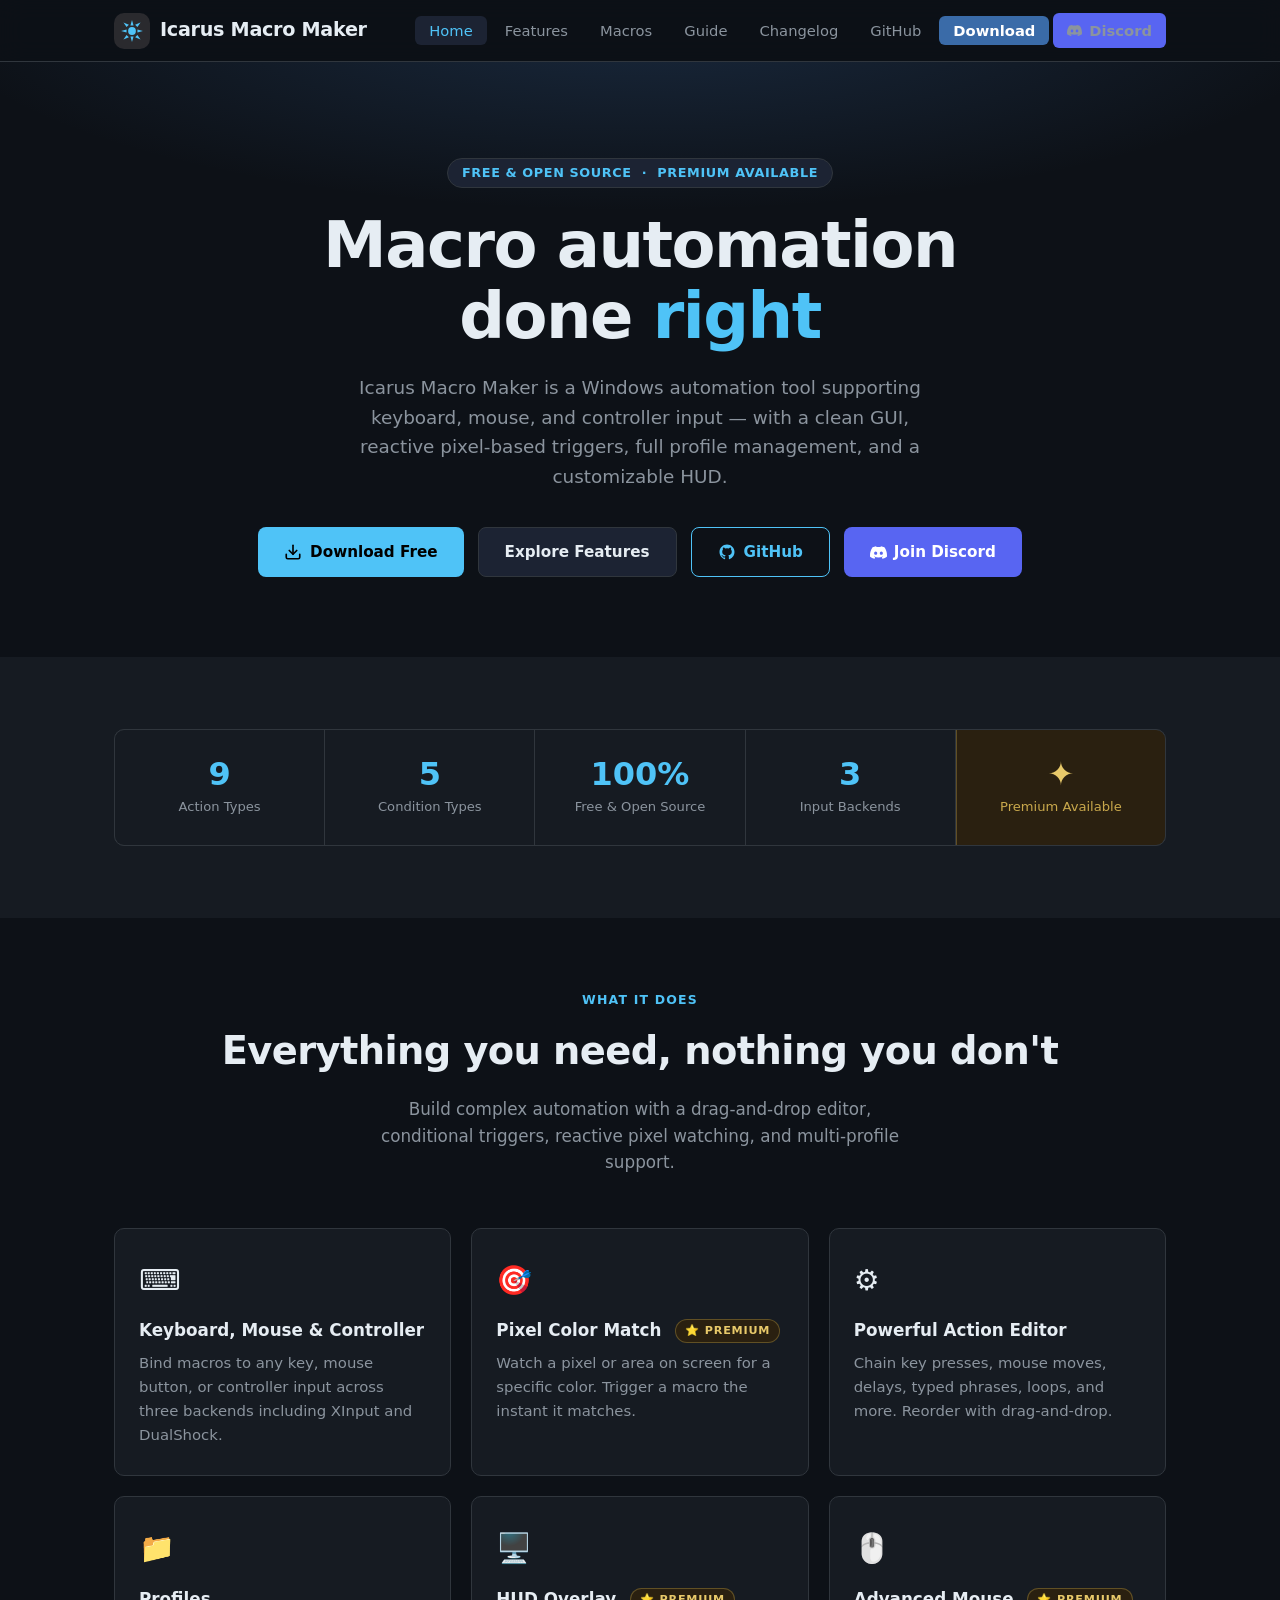
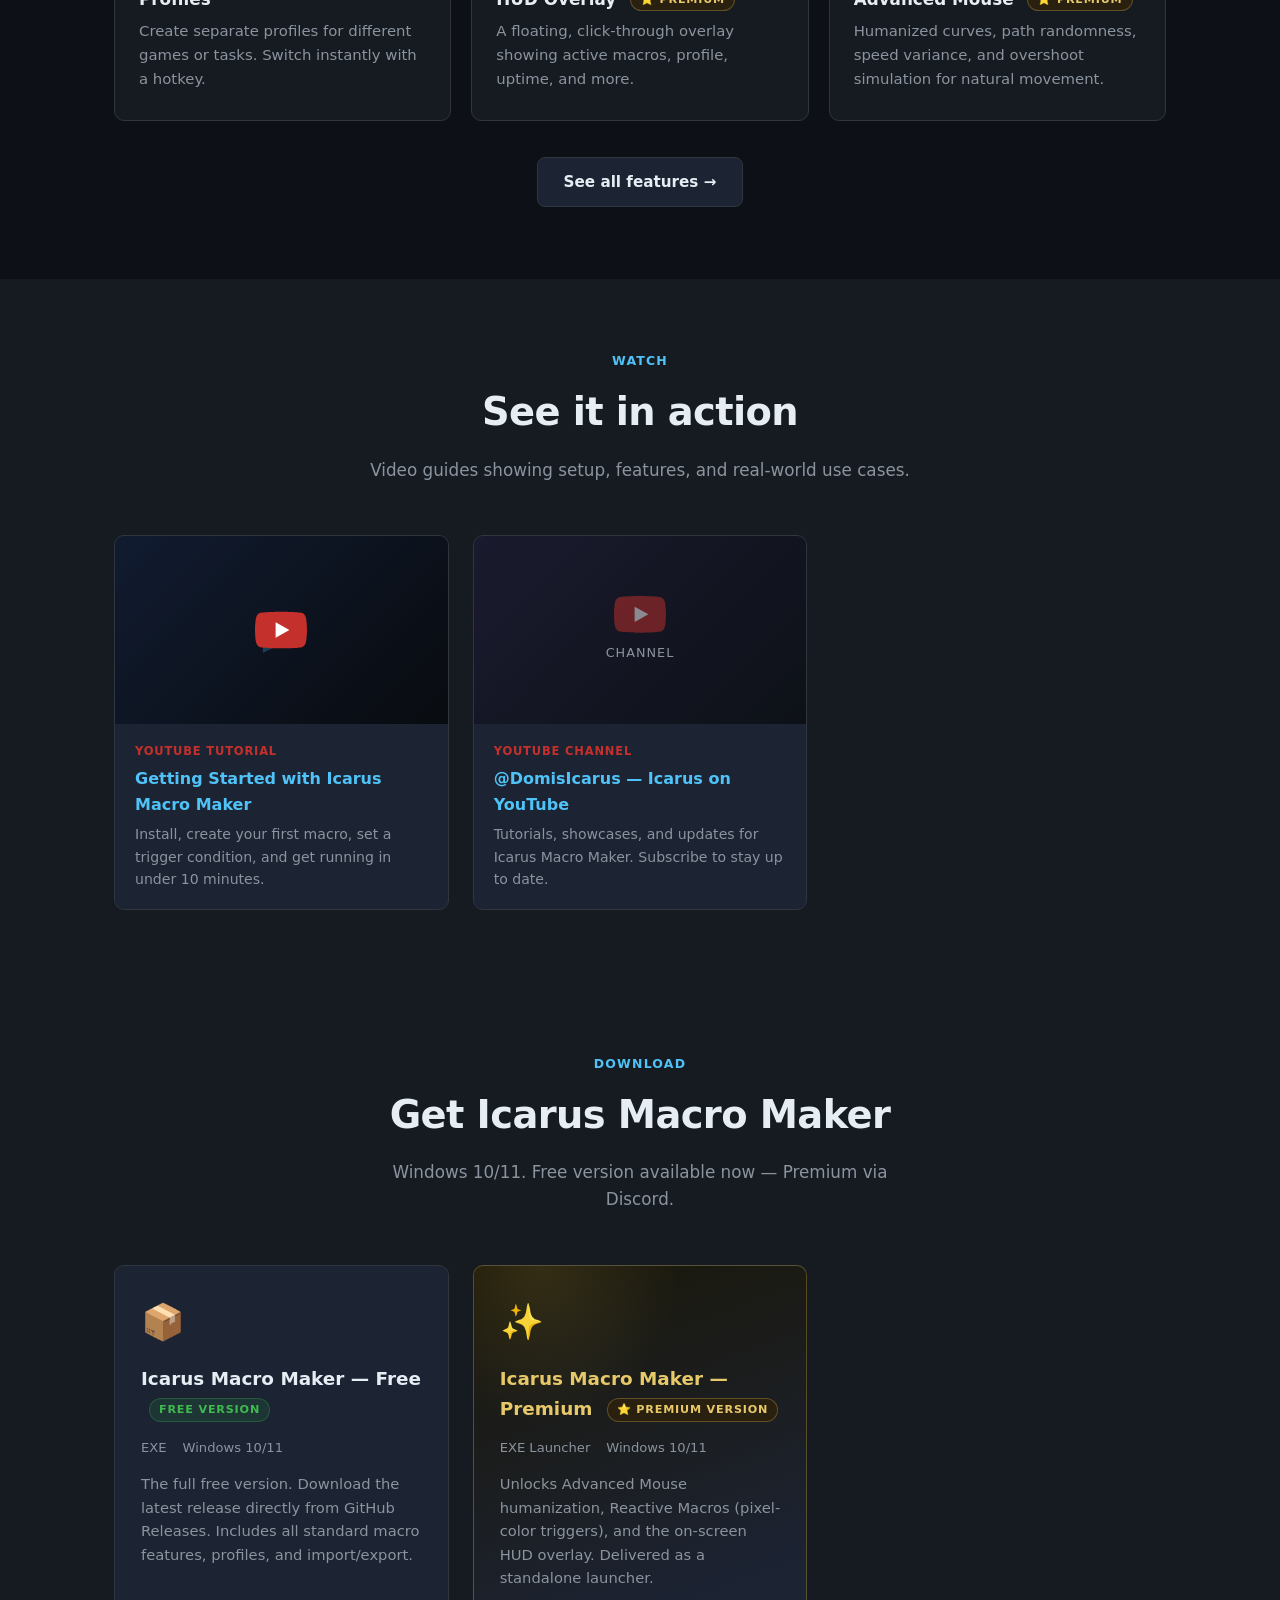
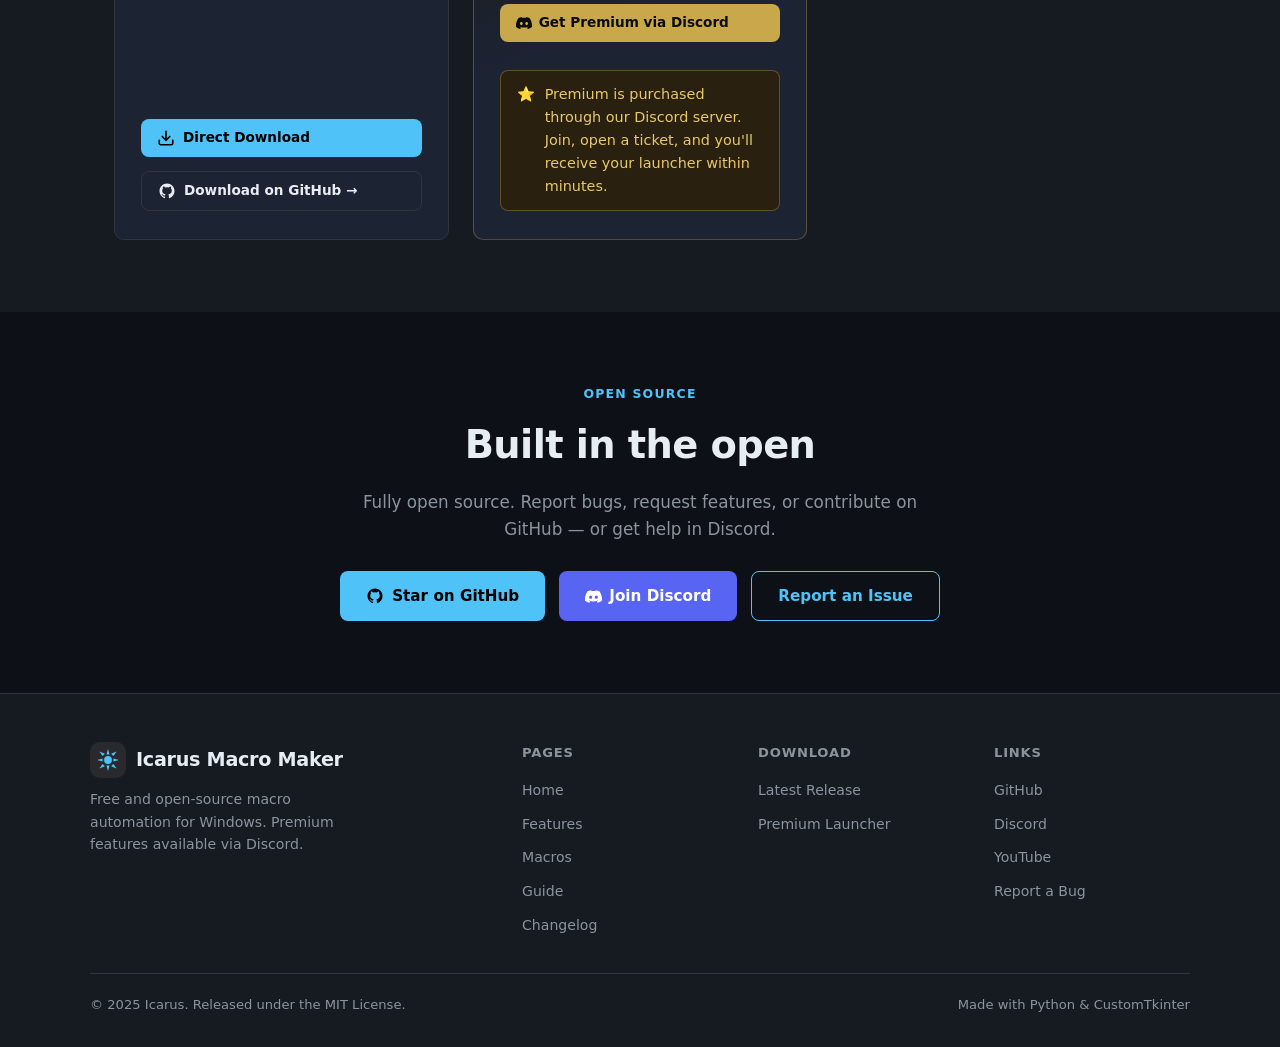
<file: docs/index.html>
<!DOCTYPE html>
<html lang="en">
<head>
  <meta charset="UTF-8" />
  <meta name="viewport" content="width=device-width, initial-scale=1.0" />
  <meta name="description" content="Icarus Macro Maker – free and premium macro automation for Windows." />
  <title>Icarus Macro Maker</title>
  <link rel="stylesheet" href="css/style.css" />
</head>
<body>
<nav class="nav" role="navigation" aria-label="Main navigation">
  <div class="nav__inner">
    <a href="index.html" class="nav__logo" aria-label="Icarus Macro Maker home">
      <div class="nav__logo-icon" aria-hidden="true">
        <svg class="logo-svg" viewBox="0 0 36 36" fill="none" xmlns="http://www.w3.org/2000/svg"><circle cx="18" cy="18" r="5" fill="#4FC3F7"/><polygon points="18,4 20,11 16,11" fill="#4FC3F7"/><polygon points="29,7 25,13 22,10" fill="#4FC3F7"/><polygon points="32,18 25,16 25,20" fill="#4FC3F7"/><polygon points="29,29 22,26 25,23" fill="#4FC3F7"/><polygon points="18,32 16,25 20,25" fill="#4FC3F7"/><polygon points="7,29 11,23 14,26" fill="#4FC3F7"/><polygon points="4,18 11,20 11,16" fill="#4FC3F7"/><polygon points="7,7 14,10 11,13" fill="#4FC3F7"/></svg>
      </div>
      Icarus Macro Maker
    </a>
    <ul class="nav__links" role="list">
      <li><a href="index.html">Home</a></li>
      <li><a href="features.html">Features</a></li>
      <li><a href="macros.html">Macros</a></li>
      <li><a href="guide.html">Guide</a></li>
      <li><a href="changelog.html">Changelog</a></li>
      <li><a href="https://github.com/Dxmpire/IcarusMacroMaker" target="_blank" rel="noopener">GitHub</a></li>
      <li><a href="#downloads" class="nav__cta">Download</a></li>
      <li><a href="https://discord.gg/MumWTzUERU" target="_blank" rel="noopener" class="btn btn-discord btn-sm"><svg viewBox="0 0 24 24" fill="currentColor" aria-hidden="true" style="width:15px;height:15px;flex-shrink:0"><path d="M20.317 4.492c-1.53-.69-3.17-1.2-4.885-1.49a.075.075 0 00-.079.036c-.21.375-.444.864-.608 1.25-1.845-.276-3.68-.276-5.487 0-.164-.395-.406-.875-.617-1.25a.077.077 0 00-.079-.036 19.736 19.736 0 00-4.885 1.49.07.07 0 00-.032.027C.533 9.093-.32 13.555.099 17.961a.08.08 0 00.031.055 19.9 19.9 0 005.993 2.98.078.078 0 00.084-.026 13.83 13.83 0 001.226-1.963.074.074 0 00-.041-.104 13.107 13.107 0 01-1.872-.878.075.075 0 01-.008-.125c.126-.093.252-.19.372-.287a.075.075 0 01.078-.01c3.927 1.764 8.18 1.764 12.061 0a.075.075 0 01.079.009c.12.098.245.195.372.288a.075.075 0 01-.006.125c-.598.344-1.22.635-1.873.877a.075.075 0 00-.04.105c.36.687.772 1.341 1.225 1.962a.077.077 0 00.084.028 19.876 19.876 0 006.001-2.981.077.077 0 00.032-.054c.5-5.094-.838-9.52-3.549-13.442a.061.061 0 00-.031-.028zM8.02 15.278c-1.182 0-2.157-1.069-2.157-2.38 0-1.312.955-2.38 2.157-2.38 1.211 0 2.176 1.077 2.157 2.38 0 1.311-.955 2.38-2.157 2.38zm7.975 0c-1.183 0-2.157-1.069-2.157-2.38 0-1.312.955-2.38 2.157-2.38 1.211 0 2.176 1.077 2.157 2.38 0 1.311-.946 2.38-2.157 2.38z"/></svg>Discord</a></li>
    </ul>
    <button class="nav__hamburger" aria-label="Toggle menu" aria-expanded="false"><span></span><span></span><span></span></button>
  </div>
</nav>

<section class="hero" aria-labelledby="hero-title">
  <div class="container">
    <div class="hero__badge">Free &amp; Open Source &nbsp;·&nbsp; Premium Available</div>
    <h1 class="hero__title" id="hero-title">Macro automation<br>done <span>right</span></h1>
    <p class="hero__sub">Icarus Macro Maker is a Windows automation tool supporting keyboard, mouse, and controller input — with a clean GUI, reactive pixel-based triggers, full profile management, and a customizable HUD.</p>
    <div class="hero__actions">
      <a href="#downloads" class="btn btn-primary"><svg viewBox="0 0 24 24" fill="none" stroke="currentColor" stroke-width="2.2" stroke-linecap="round" stroke-linejoin="round" aria-hidden="true"><path d="M21 15v4a2 2 0 01-2 2H5a2 2 0 01-2-2v-4"/><polyline points="7 10 12 15 17 10"/><line x1="12" y1="15" x2="12" y2="3"/></svg>Download Free</a>
      <a href="features.html" class="btn btn-secondary">Explore Features</a>
      <a href="https://github.com/Dxmpire/IcarusMacroMaker" target="_blank" rel="noopener" class="btn btn-outline"><svg viewBox="0 0 24 24" fill="currentColor" aria-hidden="true"><path d="M12 2C6.477 2 2 6.484 2 12.017c0 4.425 2.865 8.18 6.839 9.504.5.092.682-.217.682-.483 0-.237-.008-.868-.013-1.703-2.782.605-3.369-1.343-3.369-1.343-.454-1.158-1.11-1.466-1.11-1.466-.908-.62.069-.608.069-.608 1.003.07 1.531 1.032 1.531 1.032.892 1.53 2.341 1.088 2.91.832.092-.647.35-1.088.636-1.338-2.22-.253-4.555-1.113-4.555-4.951 0-1.093.39-1.988 1.029-2.688-.103-.253-.446-1.272.098-2.65 0 0 .84-.27 2.75 1.026A9.564 9.564 0 0112 6.844a9.59 9.59 0 012.504.337c1.909-1.296 2.747-1.027 2.747-1.027.546 1.379.202 2.398.1 2.651.64.7 1.028 1.595 1.028 2.688 0 3.848-2.339 4.695-4.566 4.943.359.309.678.92.678 1.855 0 1.338-.012 2.419-.012 2.747 0 .268.18.58.688.482A10.019 10.019 0 0022 12.017C22 6.484 17.522 2 12 2z"/></svg>GitHub</a>
      <a href="https://discord.gg/MumWTzUERU" target="_blank" rel="noopener" class="btn btn-discord"><svg viewBox="0 0 24 24" fill="currentColor" aria-hidden="true" style="width:17px;height:17px"><path d="M20.317 4.492c-1.53-.69-3.17-1.2-4.885-1.49a.075.075 0 00-.079.036c-.21.375-.444.864-.608 1.25-1.845-.276-3.68-.276-5.487 0-.164-.395-.406-.875-.617-1.25a.077.077 0 00-.079-.036 19.736 19.736 0 00-4.885 1.49.07.07 0 00-.032.027C.533 9.093-.32 13.555.099 17.961a.08.08 0 00.031.055 19.9 19.9 0 005.993 2.98.078.078 0 00.084-.026 13.83 13.83 0 001.226-1.963.074.074 0 00-.041-.104 13.107 13.107 0 01-1.872-.878.075.075 0 01-.008-.125c.126-.093.252-.19.372-.287a.075.075 0 01.078-.01c3.927 1.764 8.18 1.764 12.061 0a.075.075 0 01.079.009c.12.098.245.195.372.288a.075.075 0 01-.006.125c-.598.344-1.22.635-1.873.877a.075.075 0 00-.04.105c.36.687.772 1.341 1.225 1.962a.077.077 0 00.084.028 19.876 19.876 0 006.001-2.981.077.077 0 00.032-.054c.5-5.094-.838-9.52-3.549-13.442a.061.061 0 00-.031-.028zM8.02 15.278c-1.182 0-2.157-1.069-2.157-2.38 0-1.312.955-2.38 2.157-2.38 1.211 0 2.176 1.077 2.157 2.38 0 1.311-.955 2.38-2.157 2.38zm7.975 0c-1.183 0-2.157-1.069-2.157-2.38 0-1.312.955-2.38 2.157-2.38 1.211 0 2.176 1.077 2.157 2.38 0 1.311-.946 2.38-2.157 2.38z"/></svg>Join Discord</a>
    </div>
  </div>
</section>

<div class="section section--alt" aria-label="Project stats">
  <div class="container">
    <div class="stats" style="grid-template-columns:repeat(5,1fr)">
      <div class="stat"><div class="stat__num" data-count="9">9</div><div class="stat__label">Action Types</div></div>
      <div class="stat"><div class="stat__num" data-count="5">5</div><div class="stat__label">Condition Types</div></div>
      <div class="stat"><div class="stat__num" data-count="100" data-suffix="%">100%</div><div class="stat__label">Free &amp; Open Source</div></div>
      <div class="stat"><div class="stat__num" data-count="3">3</div><div class="stat__label">Input Backends</div></div>
      <div class="stat" style="background:var(--gold-dim);border-left:1px solid var(--gold-border)"><div class="stat__num" style="color:var(--gold-light)">✦</div><div class="stat__label" style="color:var(--gold)">Premium Available</div></div>
    </div>
  </div>
</div>

<section class="section" aria-labelledby="features-title">
  <div class="container">
    <div class="section__header">
      <p class="section__eyebrow">What it does</p>
      <h2 class="section__title" id="features-title">Everything you need, nothing you don't</h2>
      <p class="section__desc">Build complex automation with a drag-and-drop editor, conditional triggers, reactive pixel watching, and multi-profile support.</p>
    </div>
    <div class="cards">
      <div class="card"><div class="card__icon">⌨️</div><h3 class="card__title">Keyboard, Mouse &amp; Controller</h3><p class="card__body">Bind macros to any key, mouse button, or controller input across three backends including XInput and DualShock.</p></div>
      <div class="card"><div class="card__icon">🎯</div><h3 class="card__title">Pixel Color Match <span class="badge-premium">⭐ Premium</span></h3><p class="card__body">Watch a pixel or area on screen for a specific color. Trigger a macro the instant it matches.</p></div>
      <div class="card"><div class="card__icon">⚙️</div><h3 class="card__title">Powerful Action Editor</h3><p class="card__body">Chain key presses, mouse moves, delays, typed phrases, loops, and more. Reorder with drag-and-drop.</p></div>
      <div class="card"><div class="card__icon">📁</div><h3 class="card__title">Profiles</h3><p class="card__body">Create separate profiles for different games or tasks. Switch instantly with a hotkey.</p></div>
      <div class="card"><div class="card__icon">🖥️</div><h3 class="card__title">HUD Overlay <span class="badge-premium">⭐ Premium</span></h3><p class="card__body">A floating, click-through overlay showing active macros, profile, uptime, and more.</p></div>
      <div class="card"><div class="card__icon">🖱️</div><h3 class="card__title">Advanced Mouse <span class="badge-premium">⭐ Premium</span></h3><p class="card__body">Humanized curves, path randomness, speed variance, and overshoot simulation for natural movement.</p></div>
    </div>
    <div style="text-align:center;margin-top:36px;"><a href="features.html" class="btn btn-secondary">See all features →</a></div>
  </div>
</section>

<section class="section section--alt" aria-labelledby="videos-title">
  <div class="container">
    <div class="section__header"><p class="section__eyebrow">Watch</p><h2 class="section__title" id="videos-title">See it in action</h2><p class="section__desc">Video guides showing setup, features, and real-world use cases.</p></div>
    <div class="yt-grid">
      <a href="https://www.youtube.com/watch?v=PLACEHOLDER_VIDEO_1" target="_blank" rel="noopener" class="yt-card" aria-label="Watch: Getting Started on YouTube">
        <div class="yt-card__thumb"><div style="width:100%;height:100%;background:linear-gradient(135deg,#1a2a4a,#0d1117);display:flex;align-items:center;justify-content:center;"><span style="font-size:3rem;opacity:0.4">▶</span></div><div class="yt-card__play"><svg viewBox="0 0 68 48" xmlns="http://www.w3.org/2000/svg"><path d="M66.52 7.74c-.78-2.93-2.49-5.41-5.42-6.19C55.79.13 34 0 34 0S12.21.13 6.9 1.55c-2.93.78-4.63 3.26-5.42 6.19C.06 13.05 0 24 0 24s.06 10.95 1.48 16.26c.78 2.93 2.49 5.41 5.42 6.19C12.21 47.87 34 48 34 48s21.79-.13 27.1-1.55c2.93-.78 4.64-3.26 5.42-6.19C67.94 34.95 68 24 68 24s-.06-10.95-1.48-16.26z" fill="#c4302b"/><path d="M45 24 27 14v20" fill="#fff"/></svg></div></div>
        <div class="yt-card__info"><div class="yt-card__label">YouTube Tutorial</div><div class="yt-card__title">Getting Started with Icarus Macro Maker</div><div class="yt-card__desc">Install, create your first macro, set a trigger condition, and get running in under 10 minutes.</div></div>
      </a>
      <a href="https://www.youtube.com/@DomisIcarus" target="_blank" rel="noopener" class="yt-card" aria-label="Visit the Icarus YouTube channel">
        <div class="yt-card__thumb"><div style="width:100%;height:100%;background:linear-gradient(135deg,#1a1a2e,#0d1117);display:flex;flex-direction:column;align-items:center;justify-content:center;gap:10px;"><svg viewBox="0 0 68 48" xmlns="http://www.w3.org/2000/svg" style="width:52px;opacity:0.5"><path d="M66.52 7.74c-.78-2.93-2.49-5.41-5.42-6.19C55.79.13 34 0 34 0S12.21.13 6.9 1.55c-2.93.78-4.63 3.26-5.42 6.19C.06 13.05 0 24 0 24s.06 10.95 1.48 16.26c.78 2.93 2.49 5.41 5.42 6.19C12.21 47.87 34 48 34 48s21.79-.13 27.1-1.55c2.93-.78 4.64-3.26 5.42-6.19C67.94 34.95 68 24 68 24s-.06-10.95-1.48-16.26z" fill="#c4302b"/><path d="M45 24 27 14v20" fill="#fff"/></svg><span style="font-size:0.8rem;color:var(--text-muted);letter-spacing:1px;text-transform:uppercase">Channel</span></div></div>
        <div class="yt-card__info"><div class="yt-card__label">YouTube Channel</div><div class="yt-card__title">@DomisIcarus — Icarus on YouTube</div><div class="yt-card__desc">Tutorials, showcases, and updates for Icarus Macro Maker. Subscribe to stay up to date.</div></div>
      </a>
    </div>
  </div>
</section>

<!-- ── Downloads ──────────────────────────────────────────── -->
<section class="section section--alt" id="downloads" aria-labelledby="downloads-title">
  <div class="container">
    <div class="section__header">
      <p class="section__eyebrow">Download</p>
      <h2 class="section__title" id="downloads-title">Get Icarus Macro Maker</h2>
      <p class="section__desc">Windows 10/11. Free version available now — Premium via Discord.</p>
    </div>
    <div class="download-grid">
      <div class="dl-card">
        <div class="dl-card__icon">📦</div>
        <div class="dl-card__name">Icarus Macro Maker — Free <span class="badge-free">Free Version</span></div>
        <div class="dl-card__meta"><span>EXE</span><span>Windows 10/11</span></div>
        <p class="dl-card__desc">The full free version. Download the latest release directly from GitHub Releases. Includes all standard macro features, profiles, and import/export.</p>
        <a href="releases/IcarusMacroMaker_v1.0.zip" download class="btn btn-primary btn-sm"><svg viewBox="0 0 24 24" fill="none" stroke="currentColor" stroke-width="2.2" stroke-linecap="round" stroke-linejoin="round" aria-hidden="true"><path d="M21 15v4a2 2 0 01-2 2H5a2 2 0 01-2-2v-4"/><polyline points="7 10 12 15 17 10"/><line x1="12" y1="15" x2="12" y2="3"/></svg>Direct Download</a>
        <a href="https://github.com/Dxmpire/IcarusMacroMaker/releases" target="_blank" rel="noopener" class="btn btn-secondary btn-sm"><svg viewBox="0 0 24 24" fill="currentColor" aria-hidden="true"><path d="M12 2C6.477 2 2 6.484 2 12.017c0 4.425 2.865 8.18 6.839 9.504.5.092.682-.217.682-.483 0-.237-.008-.868-.013-1.703-2.782.605-3.369-1.343-3.369-1.343-.454-1.158-1.11-1.466-1.11-1.466-.908-.62.069-.608.069-.608 1.003.07 1.531 1.032 1.531 1.032.892 1.53 2.341 1.088 2.91.832.092-.647.35-1.088.636-1.338-2.22-.253-4.555-1.113-4.555-4.951 0-1.093.39-1.988 1.029-2.688-.103-.253-.446-1.272.098-2.65 0 0 .84-.27 2.75 1.026A9.564 9.564 0 0112 6.844a9.59 9.59 0 012.504.337c1.909-1.296 2.747-1.027 2.747-1.027.546 1.379.202 2.398.1 2.651.64.7 1.028 1.595 1.028 2.688 0 3.848-2.339 4.695-4.566 4.943.359.309.678.92.678 1.855 0 1.338-.012 2.419-.012 2.747 0 .268.18.58.688.482A10.019 10.019 0 0022 12.017C22 6.484 17.522 2 12 2z"/></svg>Download on GitHub →</a>
      </div>
      <div class="dl-card dl-card--premium">
        <div class="dl-card__icon">✨</div>
        <div class="dl-card__name">Icarus Macro Maker — Premium <span class="badge-premium">⭐ Premium Version</span></div>
        <div class="dl-card__meta"><span>EXE Launcher</span><span>Windows 10/11</span></div>
        <p class="dl-card__desc">Unlocks Advanced Mouse humanization, Reactive Macros (pixel-color triggers), and the on-screen HUD overlay. Delivered as a standalone launcher.</p>
        <a href="https://discord.gg/MumWTzUERU" target="_blank" rel="noopener" class="btn btn-gold btn-sm"><svg viewBox="0 0 24 24" fill="currentColor" aria-hidden="true" style="width:16px;height:16px"><path d="M20.317 4.492c-1.53-.69-3.17-1.2-4.885-1.49a.075.075 0 00-.079.036c-.21.375-.444.864-.608 1.25-1.845-.276-3.68-.276-5.487 0-.164-.395-.406-.875-.617-1.25a.077.077 0 00-.079-.036 19.736 19.736 0 00-4.885 1.49.07.07 0 00-.032.027C.533 9.093-.32 13.555.099 17.961a.08.08 0 00.031.055 19.9 19.9 0 005.993 2.98.078.078 0 00.084-.026 13.83 13.83 0 001.226-1.963.074.074 0 00-.041-.104 13.107 13.107 0 01-1.872-.878.075.075 0 01-.008-.125c.126-.093.252-.19.372-.287a.075.075 0 01.078-.01c3.927 1.764 8.18 1.764 12.061 0a.075.075 0 01.079.009c.12.098.245.195.372.288a.075.075 0 01-.006.125c-.598.344-1.22.635-1.873.877a.075.075 0 00-.04.105c.36.687.772 1.341 1.225 1.962a.077.077 0 00.084.028 19.876 19.876 0 006.001-2.981.077.077 0 00.032-.054c.5-5.094-.838-9.52-3.549-13.442a.061.061 0 00-.031-.028zM8.02 15.278c-1.182 0-2.157-1.069-2.157-2.38 0-1.312.955-2.38 2.157-2.38 1.211 0 2.176 1.077 2.157 2.38 0 1.311-.955 2.38-2.157 2.38zm7.975 0c-1.183 0-2.157-1.069-2.157-2.38 0-1.312.955-2.38 2.157-2.38 1.211 0 2.176 1.077 2.157 2.38 0 1.311-.946 2.38-2.157 2.38z"/></svg>Get Premium via Discord</a>
        <div class="premium-note"><span>⭐</span><span>Premium is purchased through our Discord server. Join, open a ticket, and you'll receive your launcher within minutes.</span></div>
      </div>
    </div>
  </div>
</section>

<section class="section" aria-labelledby="github-cta-title">
  <div class="container" style="text-align:center">
    <p class="section__eyebrow">Open Source</p>
    <h2 class="section__title" id="github-cta-title">Built in the open</h2>
    <p class="section__desc" style="margin-bottom:28px">Fully open source. Report bugs, request features, or contribute on GitHub — or get help in Discord.</p>
    <div style="display:flex;gap:14px;justify-content:center;flex-wrap:wrap">
      <a href="https://github.com/Dxmpire/IcarusMacroMaker" target="_blank" rel="noopener" class="btn btn-primary"><svg viewBox="0 0 24 24" fill="currentColor" aria-hidden="true"><path d="M12 2C6.477 2 2 6.484 2 12.017c0 4.425 2.865 8.18 6.839 9.504.5.092.682-.217.682-.483 0-.237-.008-.868-.013-1.703-2.782.605-3.369-1.343-3.369-1.343-.454-1.158-1.11-1.466-1.11-1.466-.908-.62.069-.608.069-.608 1.003.07 1.531 1.032 1.531 1.032.892 1.53 2.341 1.088 2.91.832.092-.647.35-1.088.636-1.338-2.22-.253-4.555-1.113-4.555-4.951 0-1.093.39-1.988 1.029-2.688-.103-.253-.446-1.272.098-2.65 0 0 .84-.27 2.75 1.026A9.564 9.564 0 0112 6.844a9.59 9.59 0 012.504.337c1.909-1.296 2.747-1.027 2.747-1.027.546 1.379.202 2.398.1 2.651.64.7 1.028 1.595 1.028 2.688 0 3.848-2.339 4.695-4.566 4.943.359.309.678.92.678 1.855 0 1.338-.012 2.419-.012 2.747 0 .268.18.58.688.482A10.019 10.019 0 0022 12.017C22 6.484 17.522 2 12 2z"/></svg>Star on GitHub</a>
      <a href="https://discord.gg/MumWTzUERU" target="_blank" rel="noopener" class="btn btn-discord"><svg viewBox="0 0 24 24" fill="currentColor" aria-hidden="true" style="width:17px;height:17px"><path d="M20.317 4.492c-1.53-.69-3.17-1.2-4.885-1.49a.075.075 0 00-.079.036c-.21.375-.444.864-.608 1.25-1.845-.276-3.68-.276-5.487 0-.164-.395-.406-.875-.617-1.25a.077.077 0 00-.079-.036 19.736 19.736 0 00-4.885 1.49.07.07 0 00-.032.027C.533 9.093-.32 13.555.099 17.961a.08.08 0 00.031.055 19.9 19.9 0 005.993 2.98.078.078 0 00.084-.026 13.83 13.83 0 001.226-1.963.074.074 0 00-.041-.104 13.107 13.107 0 01-1.872-.878.075.075 0 01-.008-.125c.126-.093.252-.19.372-.287a.075.075 0 01.078-.01c3.927 1.764 8.18 1.764 12.061 0a.075.075 0 01.079.009c.12.098.245.195.372.288a.075.075 0 01-.006.125c-.598.344-1.22.635-1.873.877a.075.075 0 00-.04.105c.36.687.772 1.341 1.225 1.962a.077.077 0 00.084.028 19.876 19.876 0 006.001-2.981.077.077 0 00.032-.054c.5-5.094-.838-9.52-3.549-13.442a.061.061 0 00-.031-.028zM8.02 15.278c-1.182 0-2.157-1.069-2.157-2.38 0-1.312.955-2.38 2.157-2.38 1.211 0 2.176 1.077 2.157 2.38 0 1.311-.955 2.38-2.157 2.38zm7.975 0c-1.183 0-2.157-1.069-2.157-2.38 0-1.312.955-2.38 2.157-2.38 1.211 0 2.176 1.077 2.157 2.38 0 1.311-.946 2.38-2.157 2.38z"/></svg>Join Discord</a>
      <a href="https://github.com/Dxmpire/IcarusMacroMaker/issues" target="_blank" rel="noopener" class="btn btn-outline">Report an Issue</a>
    </div>
  </div>
</section>

<footer class="footer" role="contentinfo">
  <div class="footer__inner">
    <div class="footer__brand">
      <div class="nav__logo"><div class="nav__logo-icon" aria-hidden="true"><svg class="logo-svg" viewBox="0 0 36 36" fill="none"><circle cx="18" cy="18" r="5" fill="#4FC3F7"/><polygon points="18,4 20,11 16,11" fill="#4FC3F7"/><polygon points="29,7 25,13 22,10" fill="#4FC3F7"/><polygon points="32,18 25,16 25,20" fill="#4FC3F7"/><polygon points="29,29 22,26 25,23" fill="#4FC3F7"/><polygon points="18,32 16,25 20,25" fill="#4FC3F7"/><polygon points="7,29 11,23 14,26" fill="#4FC3F7"/><polygon points="4,18 11,20 11,16" fill="#4FC3F7"/><polygon points="7,7 14,10 11,13" fill="#4FC3F7"/></svg></div>Icarus Macro Maker</div>
      <p>Free and open-source macro automation for Windows. Premium features available via Discord.</p>
    </div>
    <div><div class="footer__col-title">Pages</div><ul class="footer__links"><li><a href="index.html">Home</a></li><li><a href="features.html">Features</a></li><li><a href="macros.html">Macros</a></li><li><a href="guide.html">Guide</a></li><li><a href="changelog.html">Changelog</a></li></ul></div>
    <div><div class="footer__col-title">Download</div><ul class="footer__links"><li><a href="https://github.com/Dxmpire/IcarusMacroMaker/releases" target="_blank" rel="noopener">Latest Release</a></li><li><a href="https://discord.gg/MumWTzUERU" target="_blank" rel="noopener">Premium Launcher</a></li></ul></div>
    <div><div class="footer__col-title">Links</div><ul class="footer__links"><li><a href="https://github.com/Dxmpire/IcarusMacroMaker" target="_blank" rel="noopener">GitHub</a></li><li><a href="https://discord.gg/MumWTzUERU" target="_blank" rel="noopener">Discord</a></li><li><a href="https://www.youtube.com/@DomisIcarus" target="_blank" rel="noopener">YouTube</a></li><li><a href="https://github.com/Dxmpire/IcarusMacroMaker/issues" target="_blank" rel="noopener">Report a Bug</a></li></ul></div>
  </div>
  <div class="footer__bottom"><span>© 2025 Icarus. Released under the MIT License.</span><span>Made with Python &amp; CustomTkinter</span></div>
</footer>

<script src="js/main.js"></script>
</body>
</html>
</file>
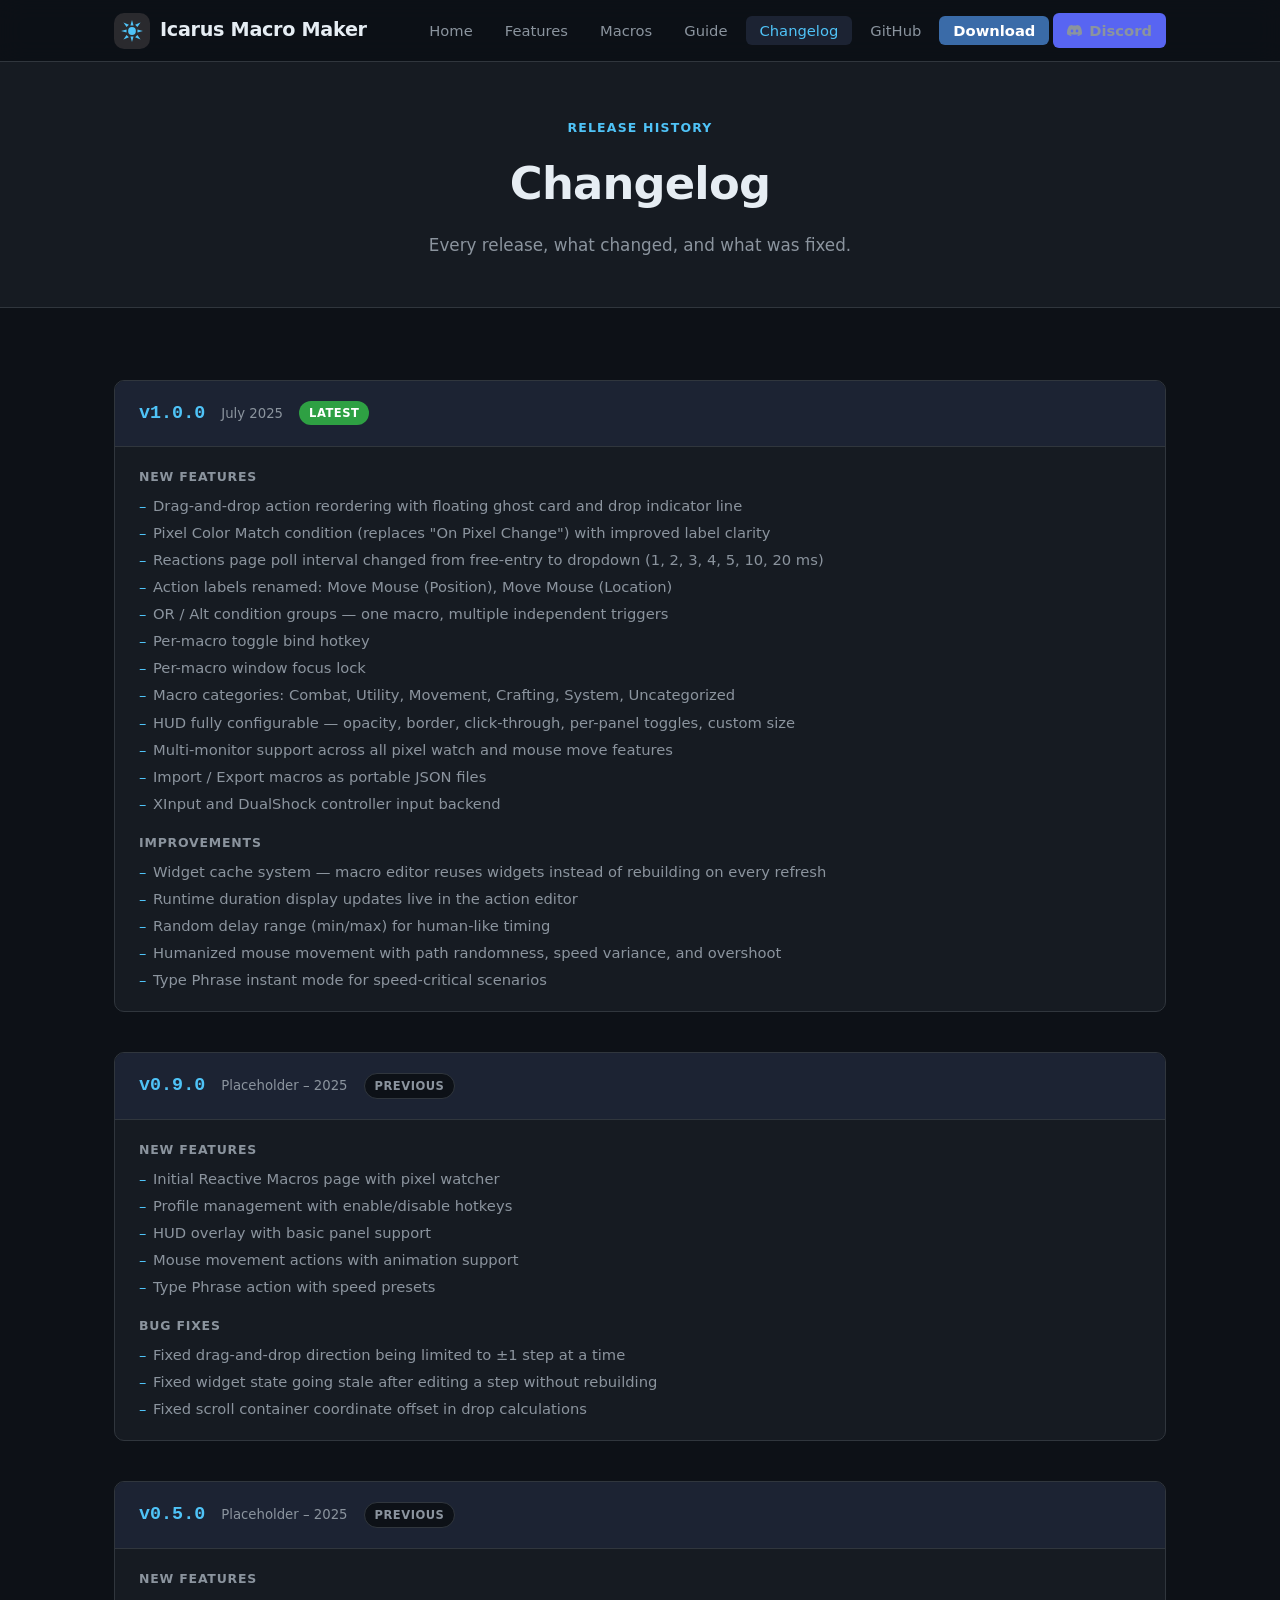
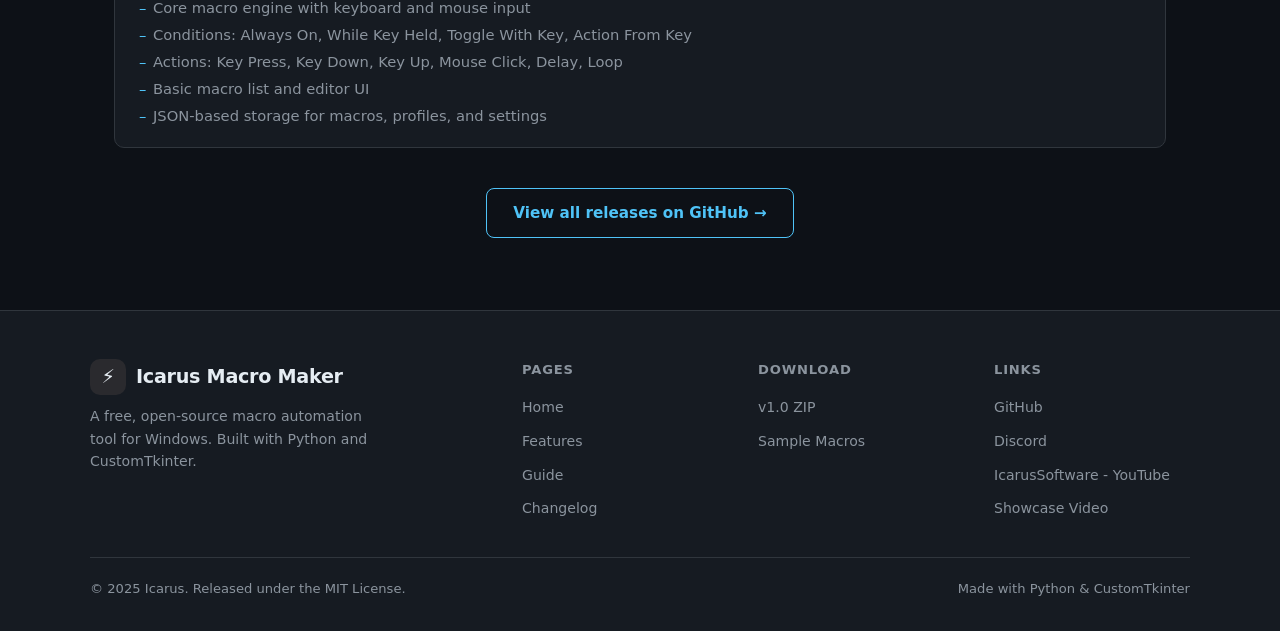
<file: docs/changelog.html>
<!DOCTYPE html>
<html lang="en">
<head>
  <meta charset="UTF-8" />
  <meta name="viewport" content="width=device-width, initial-scale=1.0" />
  <meta name="description" content="Icarus Macro Maker changelog – version history and release notes." />
  <title>Changelog – Icarus Macro Maker</title>
  <link rel="stylesheet" href="css/style.css" />
</head>
<body>
<nav class="nav" role="navigation" aria-label="Main navigation">
  <div class="nav__inner">
    <a href="index.html" class="nav__logo">
      <div class="nav__logo-icon" aria-hidden="true"><svg class="logo-svg" viewBox="0 0 36 36" fill="none"><circle cx="18" cy="18" r="5" fill="#4FC3F7"/><polygon points="18,4 20,11 16,11" fill="#4FC3F7"/><polygon points="29,7 25,13 22,10" fill="#4FC3F7"/><polygon points="32,18 25,16 25,20" fill="#4FC3F7"/><polygon points="29,29 22,26 25,23" fill="#4FC3F7"/><polygon points="18,32 16,25 20,25" fill="#4FC3F7"/><polygon points="7,29 11,23 14,26" fill="#4FC3F7"/><polygon points="4,18 11,20 11,16" fill="#4FC3F7"/><polygon points="7,7 14,10 11,13" fill="#4FC3F7"/></svg></div>
      Icarus Macro Maker
    </a>
    <ul class="nav__links" role="list">
      <li><a href="index.html">Home</a></li>
      <li><a href="features.html">Features</a></li>
      <li><a href="macros.html">Macros</a></li>
      <li><a href="guide.html">Guide</a></li>
      <li><a href="changelog.html">Changelog</a></li>
      <li><a href="https://github.com/Dxmpire/IcarusMacroMaker" target="_blank" rel="noopener">GitHub</a></li>
      <li><a href="index.html#downloads" class="nav__cta">Download</a></li>
      <li><a href="https://discord.gg/MumWTzUERU" target="_blank" rel="noopener" class="btn btn-discord btn-sm"><svg viewBox="0 0 24 24" fill="currentColor" aria-hidden="true" style="width:15px;height:15px;flex-shrink:0"><path d="M20.317 4.492c-1.53-.69-3.17-1.2-4.885-1.49a.075.075 0 00-.079.036c-.21.375-.444.864-.608 1.25-1.845-.276-3.68-.276-5.487 0-.164-.395-.406-.875-.617-1.25a.077.077 0 00-.079-.036 19.736 19.736 0 00-4.885 1.49.07.07 0 00-.032.027C.533 9.093-.32 13.555.099 17.961a.08.08 0 00.031.055 19.9 19.9 0 005.993 2.98.078.078 0 00.084-.026 13.83 13.83 0 001.226-1.963.074.074 0 00-.041-.104 13.107 13.107 0 01-1.872-.878.075.075 0 01-.008-.125c.126-.093.252-.19.372-.287a.075.075 0 01.078-.01c3.927 1.764 8.18 1.764 12.061 0a.075.075 0 01.079.009c.12.098.245.195.372.288a.075.075 0 01-.006.125c-.598.344-1.22.635-1.873.877a.075.075 0 00-.04.105c.36.687.772 1.341 1.225 1.962a.077.077 0 00.084.028 19.876 19.876 0 006.001-2.981.077.077 0 00.032-.054c.5-5.094-.838-9.52-3.549-13.442a.061.061 0 00-.031-.028zM8.02 15.278c-1.182 0-2.157-1.069-2.157-2.38 0-1.312.955-2.38 2.157-2.38 1.211 0 2.176 1.077 2.157 2.38 0 1.311-.955 2.38-2.157 2.38zm7.975 0c-1.183 0-2.157-1.069-2.157-2.38 0-1.312.955-2.38 2.157-2.38 1.211 0 2.176 1.077 2.157 2.38 0 1.311-.946 2.38-2.157 2.38z"/></svg>Discord</a></li>
    </ul>
    <button class="nav__hamburger" aria-label="Toggle menu" aria-expanded="false">
      <span></span><span></span><span></span>
    </button>
  </div>
</nav>

<header class="page-header" aria-labelledby="page-title">
  <p class="section__eyebrow">Release History</p>
  <h1 class="page-header__title" id="page-title">Changelog</h1>
  <p class="page-header__desc">Every release, what changed, and what was fixed.</p>
</header>

<section class="section" aria-label="Changelog">
  <div class="container">
    <div class="changelog">

      <!-- v1.0 -->
      <div class="cl-version">
        <div class="cl-version__header">
          <span class="cl-version__tag">v1.0.0</span>
          <span class="cl-version__date">July 2025</span>
          <span class="badge badge--latest">Latest</span>
        </div>
        <div class="cl-version__body">
          <div class="cl-group">
            <div class="cl-group__label">New Features</div>
            <div class="cl-group__items">
              <div class="cl-item">Drag-and-drop action reordering with floating ghost card and drop indicator line</div>
              <div class="cl-item">Pixel Color Match condition (replaces "On Pixel Change") with improved label clarity</div>
              <div class="cl-item">Reactions page poll interval changed from free-entry to dropdown (1, 2, 3, 4, 5, 10, 20 ms)</div>
              <div class="cl-item">Action labels renamed: Move Mouse (Position), Move Mouse (Location)</div>
              <div class="cl-item">OR / Alt condition groups — one macro, multiple independent triggers</div>
              <div class="cl-item">Per-macro toggle bind hotkey</div>
              <div class="cl-item">Per-macro window focus lock</div>
              <div class="cl-item">Macro categories: Combat, Utility, Movement, Crafting, System, Uncategorized</div>
              <div class="cl-item">HUD fully configurable — opacity, border, click-through, per-panel toggles, custom size</div>
              <div class="cl-item">Multi-monitor support across all pixel watch and mouse move features</div>
              <div class="cl-item">Import / Export macros as portable JSON files</div>
              <div class="cl-item">XInput and DualShock controller input backend</div>
            </div>
          </div>
          <div class="cl-group">
            <div class="cl-group__label">Improvements</div>
            <div class="cl-group__items">
              <div class="cl-item">Widget cache system — macro editor reuses widgets instead of rebuilding on every refresh</div>
              <div class="cl-item">Runtime duration display updates live in the action editor</div>
              <div class="cl-item">Random delay range (min/max) for human-like timing</div>
              <div class="cl-item">Humanized mouse movement with path randomness, speed variance, and overshoot</div>
              <div class="cl-item">Type Phrase instant mode for speed-critical scenarios</div>
            </div>
          </div>
        </div>
      </div>

      <!-- v0.9 -->
      <div class="cl-version">
        <div class="cl-version__header">
          <span class="cl-version__tag">v0.9.0</span>
          <span class="cl-version__date">Placeholder – 2025</span>
          <span class="badge badge--old">Previous</span>
        </div>
        <div class="cl-version__body">
          <div class="cl-group">
            <div class="cl-group__label">New Features</div>
            <div class="cl-group__items">
              <div class="cl-item">Initial Reactive Macros page with pixel watcher</div>
              <div class="cl-item">Profile management with enable/disable hotkeys</div>
              <div class="cl-item">HUD overlay with basic panel support</div>
              <div class="cl-item">Mouse movement actions with animation support</div>
              <div class="cl-item">Type Phrase action with speed presets</div>
            </div>
          </div>
          <div class="cl-group">
            <div class="cl-group__label">Bug Fixes</div>
            <div class="cl-group__items">
              <div class="cl-item">Fixed drag-and-drop direction being limited to ±1 step at a time</div>
              <div class="cl-item">Fixed widget state going stale after editing a step without rebuilding</div>
              <div class="cl-item">Fixed scroll container coordinate offset in drop calculations</div>
            </div>
          </div>
        </div>
      </div>

      <!-- v0.5 -->
      <div class="cl-version">
        <div class="cl-version__header">
          <span class="cl-version__tag">v0.5.0</span>
          <span class="cl-version__date">Placeholder – 2025</span>
          <span class="badge badge--old">Previous</span>
        </div>
        <div class="cl-version__body">
          <div class="cl-group">
            <div class="cl-group__label">New Features</div>
            <div class="cl-group__items">
              <div class="cl-item">Core macro engine with keyboard and mouse input</div>
              <div class="cl-item">Conditions: Always On, While Key Held, Toggle With Key, Action From Key</div>
              <div class="cl-item">Actions: Key Press, Key Down, Key Up, Mouse Click, Delay, Loop</div>
              <div class="cl-item">Basic macro list and editor UI</div>
              <div class="cl-item">JSON-based storage for macros, profiles, and settings</div>
            </div>
          </div>
        </div>
      </div>

    </div>

    <div style="margin-top:40px;text-align:center;">
      <a href="https://github.com/Dxmpire/IcarusMacroMaker/releases" target="_blank" rel="noopener" class="btn btn-outline">
        View all releases on GitHub →
      </a>
    </div>
  </div>
</section>

<footer class="footer" role="contentinfo">
  <div class="footer__inner">
    <div class="footer__brand">
      <div class="nav__logo"><div class="nav__logo-icon" aria-hidden="true">⚡</div>Icarus Macro Maker</div>
      <p>A free, open-source macro automation tool for Windows. Built with Python and CustomTkinter.</p>
    </div>
    <div>
      <div class="footer__col-title">Pages</div>
      <ul class="footer__links">
        <li><a href="index.html">Home</a></li><li><a href="features.html">Features</a></li>
        <li><a href="guide.html">Guide</a></li><li><a href="changelog.html">Changelog</a></li>
      </ul>
    </div>
    <div>
      <div class="footer__col-title">Download</div>
      <ul class="footer__links">
        <li><a href="releases/IcarusMacroMaker_v1.0.zip" download>v1.0 ZIP</a></li>
        <li><a href="releases/IcarusMacroMaker_SampleMacros.json" download>Sample Macros</a></li>
      </ul>
    </div>
    <div>
      <div class="footer__col-title">Links</div>
      <ul class="footer__links">
        <li><a href="https://github.com/Dxmpire/IcarusMacroMaker" target="_blank" rel="noopener">GitHub</a></li>
        <li><a href="https://discord.gg/MumWTzUERU" target="_blank" rel="noopener">Discord</a></li>
        <li><a href="https://www.youtube.com/@DomisIcarus" target="_blank" rel="noopener">IcarusSoftware - YouTube</a></li>
        <li><a href="https://www.youtube.com/watch?v=PLACEHOLDER_VIDEO_2" target="_blank" rel="noopener">Showcase Video</a></li>
      </ul>
    </div>
  </div>
  <div class="footer__bottom">
    <span>© 2025 Icarus. Released under the MIT License.</span>
    <span>Made with Python &amp; CustomTkinter</span>
  </div>
</footer>
<script src="js/main.js"></script>
</body>
</html>
</file>
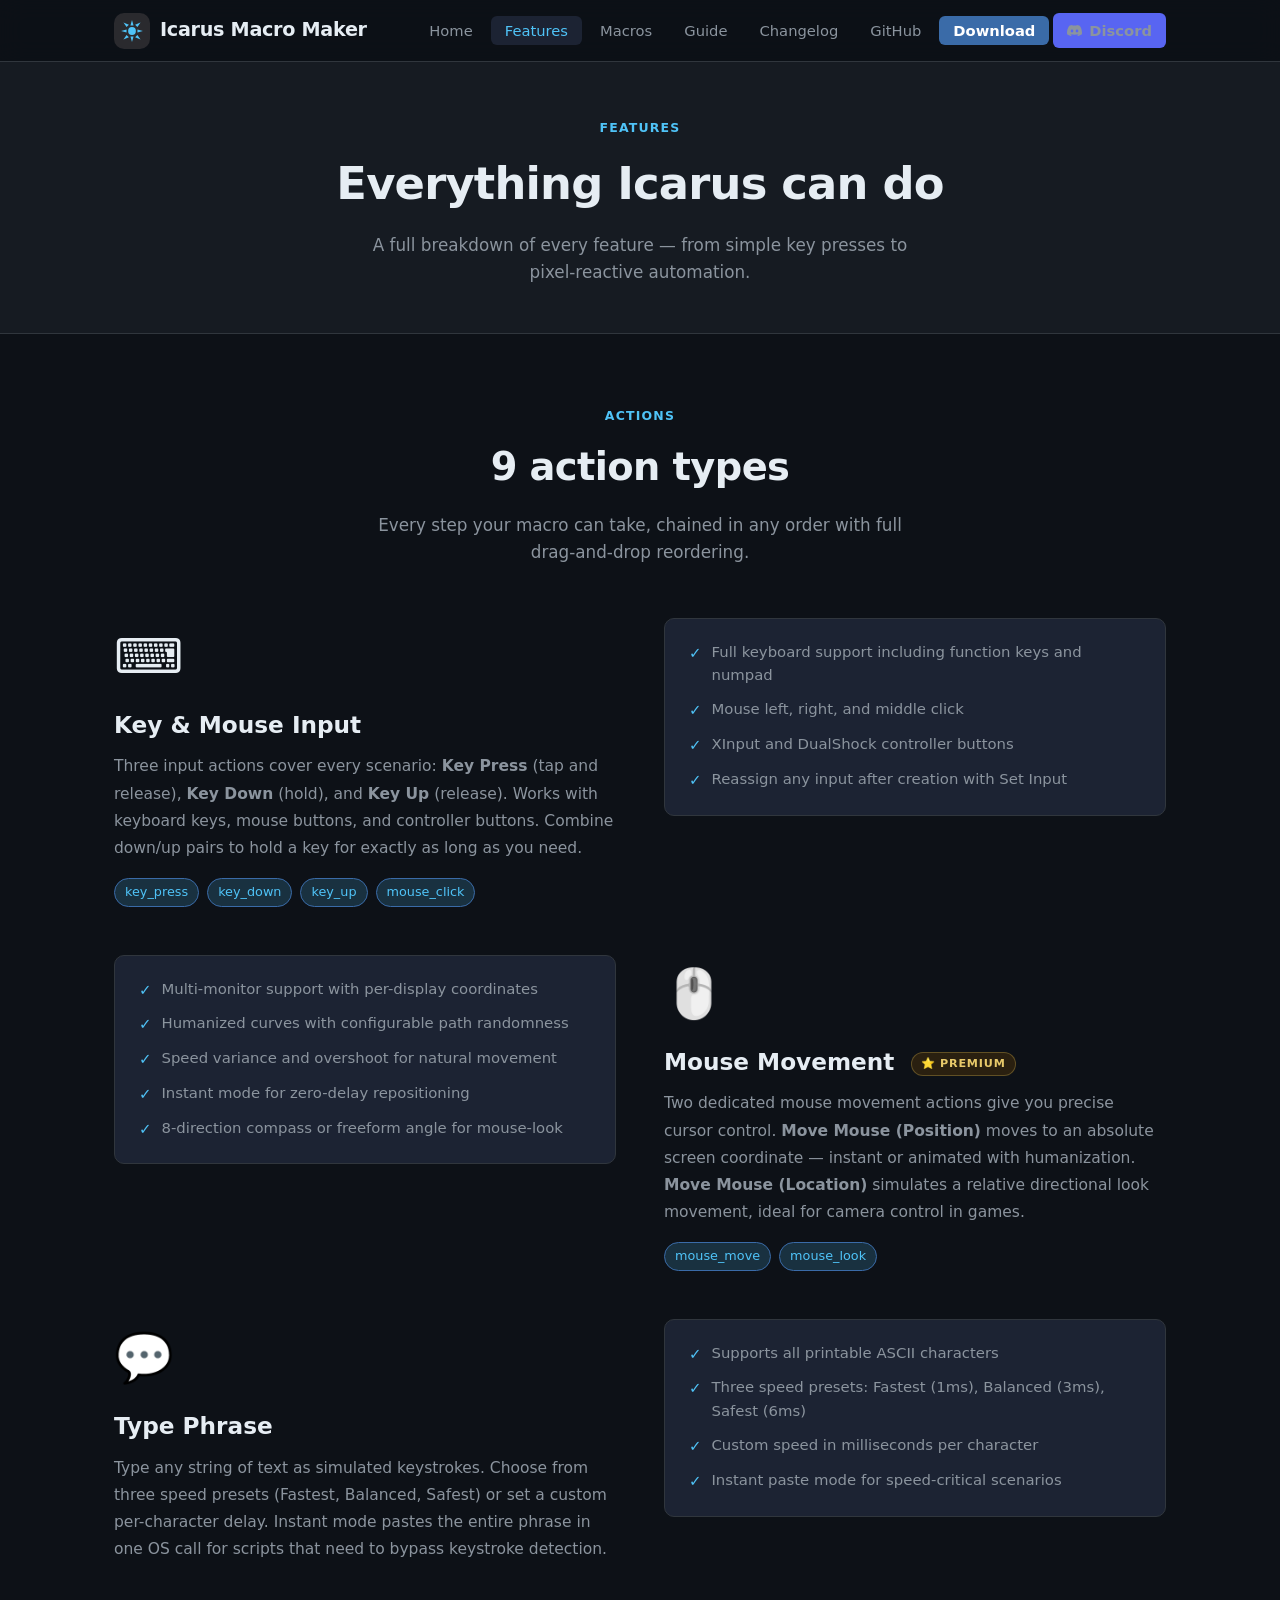
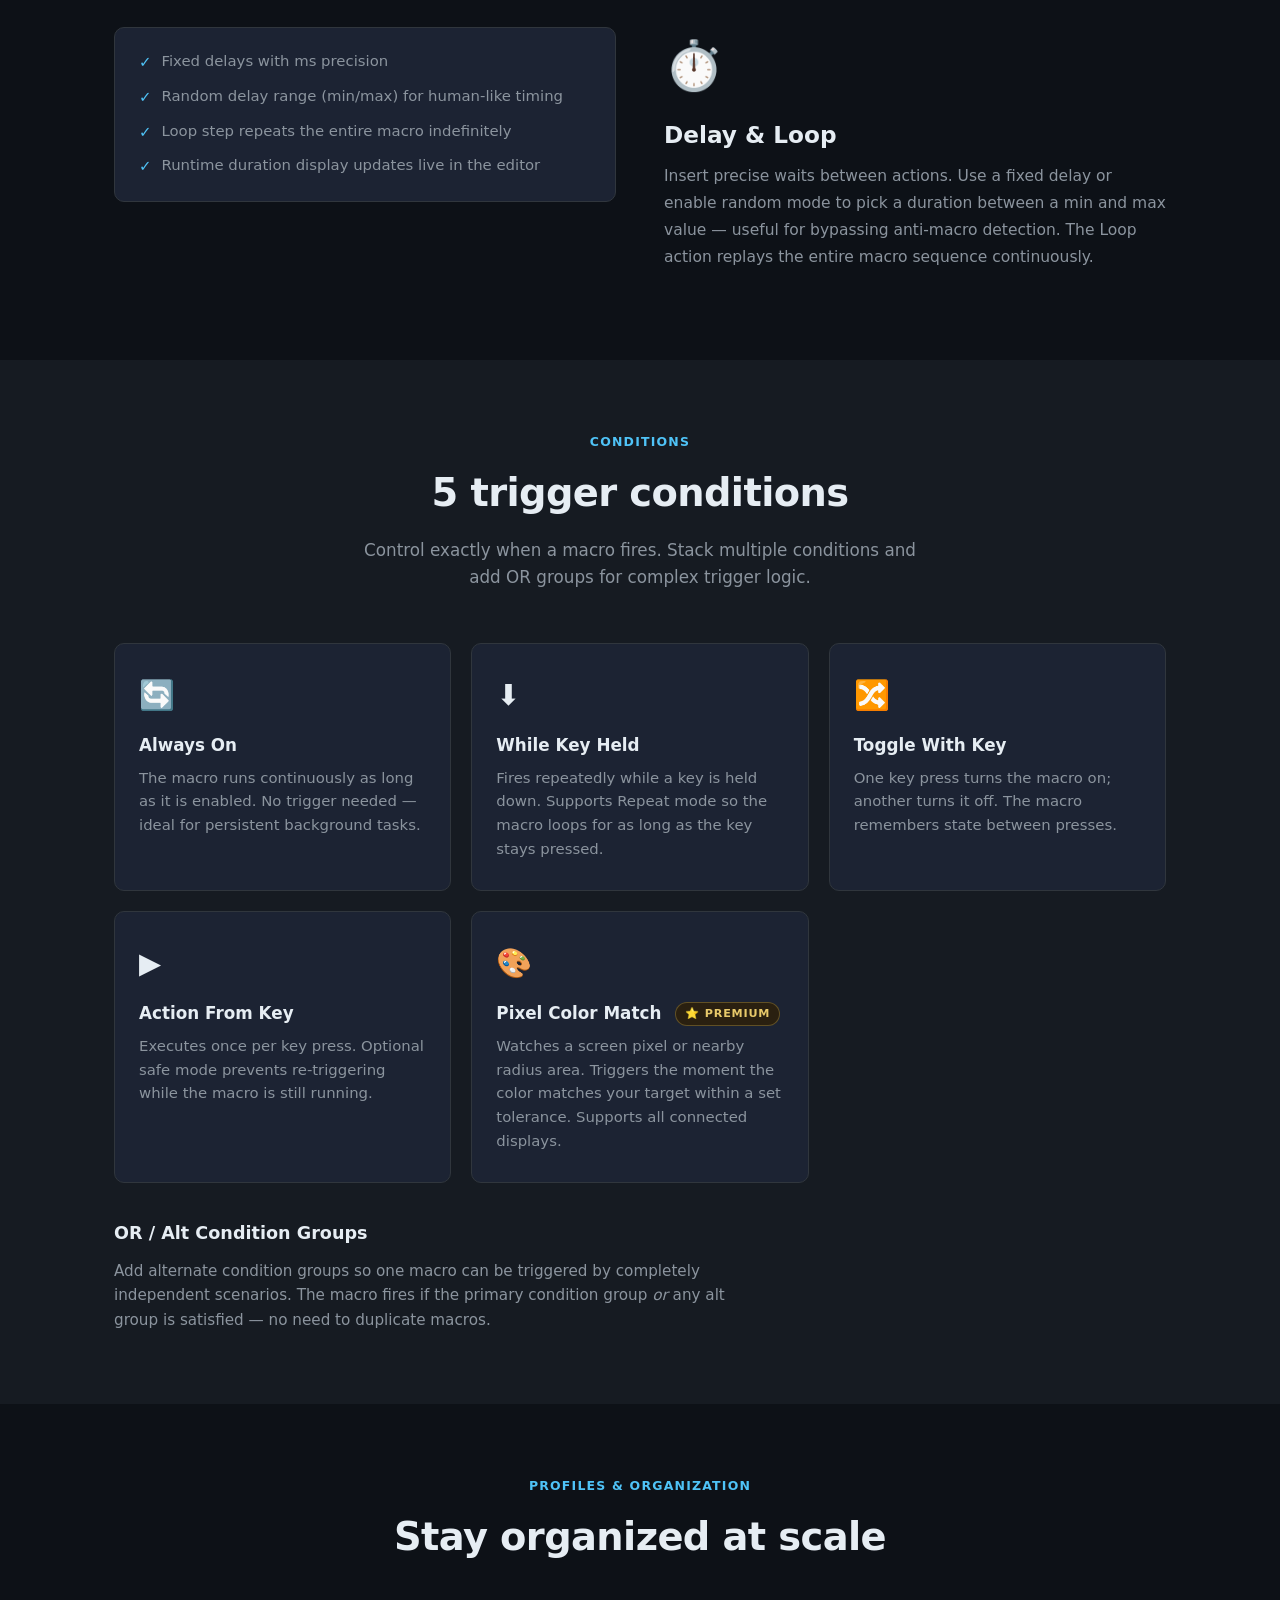
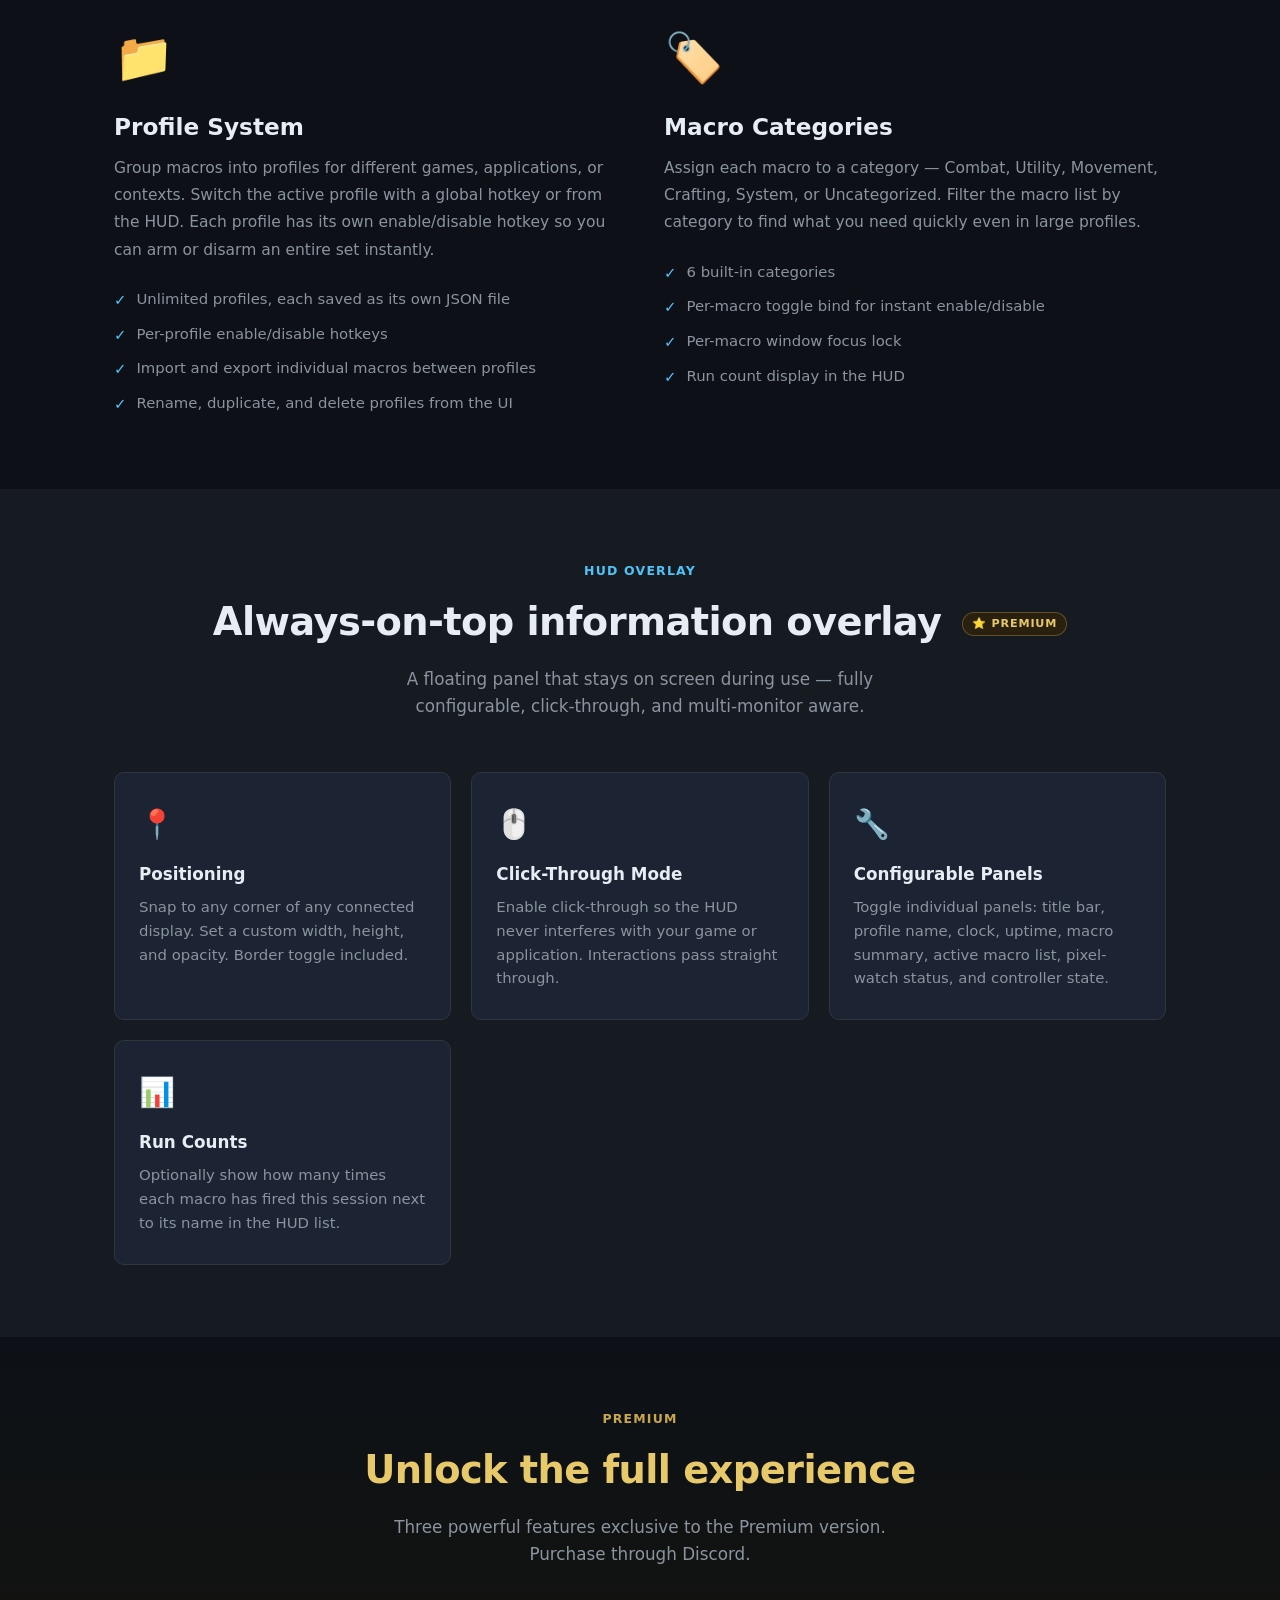
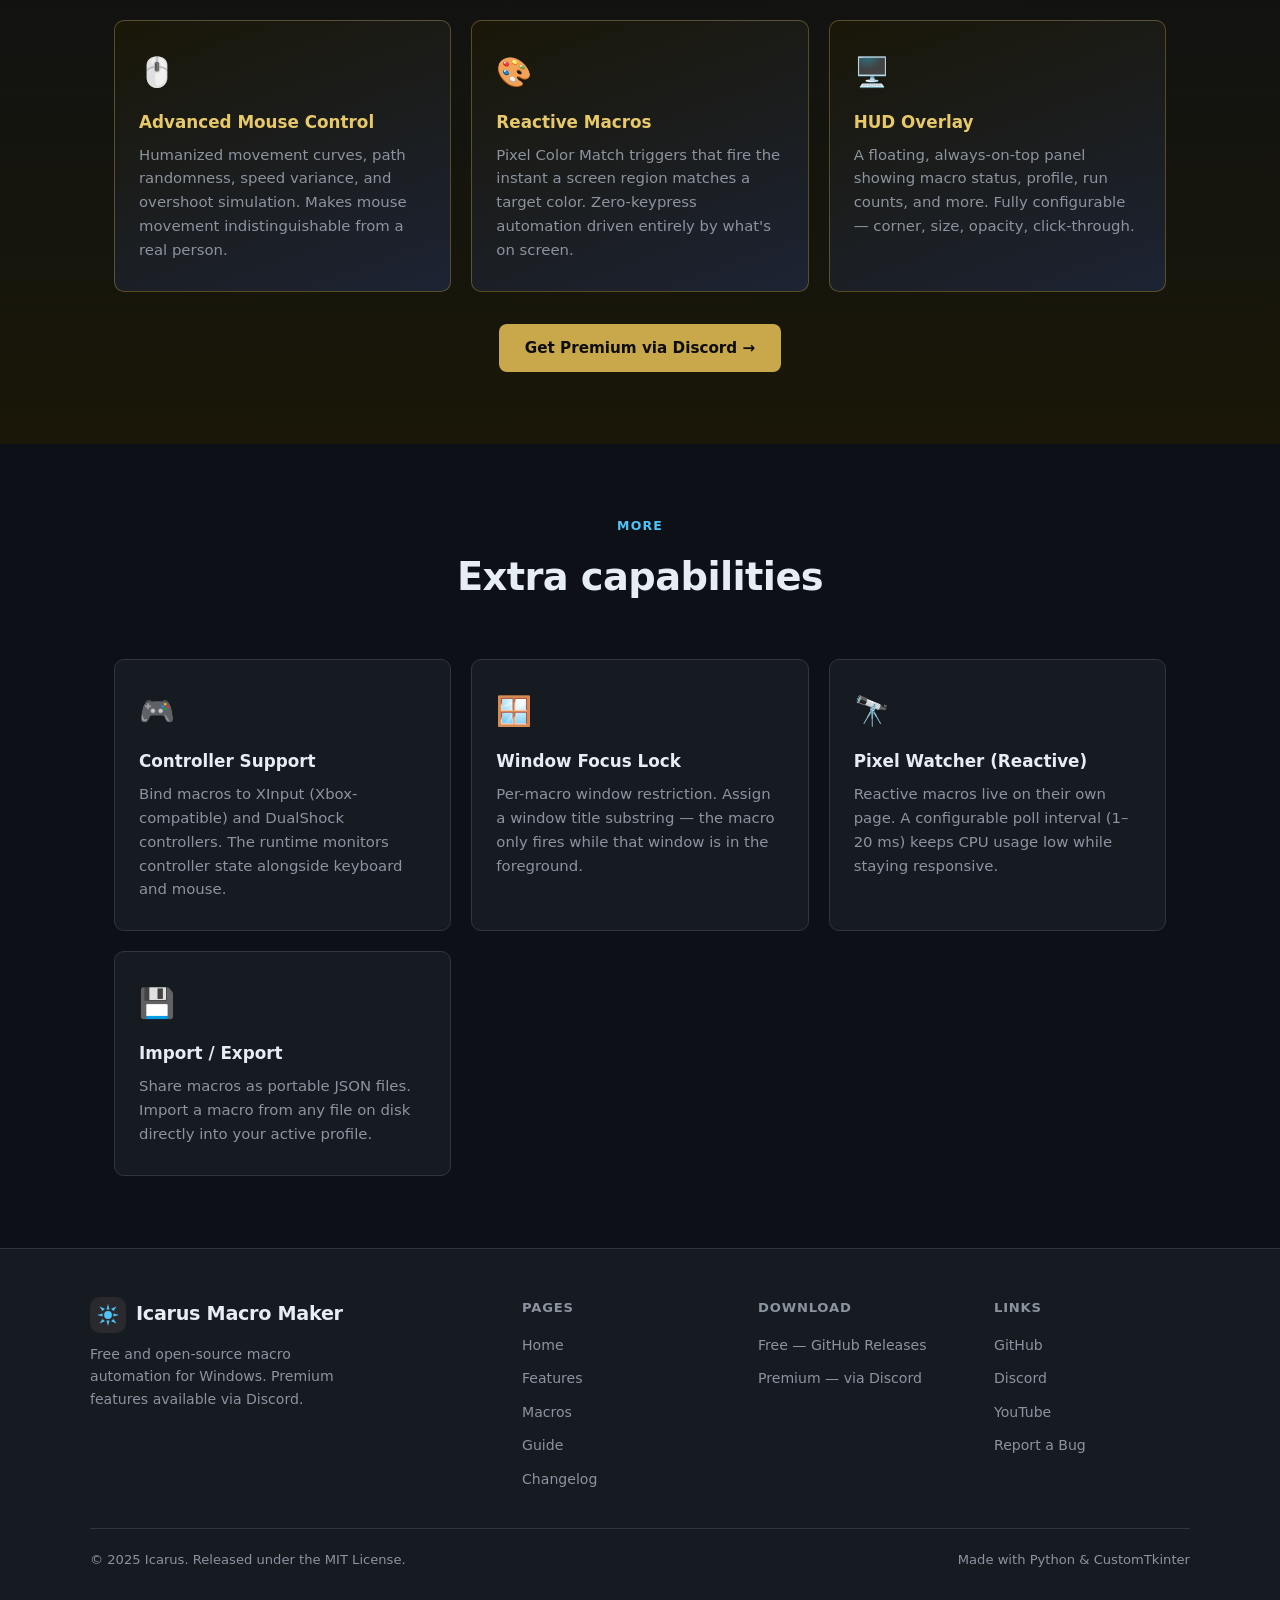
<file: docs/features.html>
<!DOCTYPE html>
<html lang="en">
<head>
  <meta charset="UTF-8" />
  <meta name="viewport" content="width=device-width, initial-scale=1.0" />
  <meta name="description" content="Full feature breakdown for Icarus Macro Maker – actions, conditions, profiles, HUD, and more." />
  <title>Features – Icarus Macro Maker</title>
  <link rel="stylesheet" href="css/style.css" />
</head>
<body>
<nav class="nav" role="navigation" aria-label="Main navigation">
  <div class="nav__inner">
    <a href="index.html" class="nav__logo">
      <div class="nav__logo-icon" aria-hidden="true"><svg class="logo-svg" viewBox="0 0 36 36" fill="none"><circle cx="18" cy="18" r="5" fill="#4FC3F7"/><polygon points="18,4 20,11 16,11" fill="#4FC3F7"/><polygon points="29,7 25,13 22,10" fill="#4FC3F7"/><polygon points="32,18 25,16 25,20" fill="#4FC3F7"/><polygon points="29,29 22,26 25,23" fill="#4FC3F7"/><polygon points="18,32 16,25 20,25" fill="#4FC3F7"/><polygon points="7,29 11,23 14,26" fill="#4FC3F7"/><polygon points="4,18 11,20 11,16" fill="#4FC3F7"/><polygon points="7,7 14,10 11,13" fill="#4FC3F7"/></svg></div>
      Icarus Macro Maker
    </a>
    <ul class="nav__links" role="list">
      <li><a href="index.html">Home</a></li>
      <li><a href="features.html">Features</a></li>
      <li><a href="macros.html">Macros</a></li>
      <li><a href="guide.html">Guide</a></li>
      <li><a href="changelog.html">Changelog</a></li>
      <li><a href="https://github.com/Dxmpire/IcarusMacroMaker" target="_blank" rel="noopener">GitHub</a></li>
      <li><a href="index.html#downloads" class="nav__cta">Download</a></li>
      <li><a href="https://discord.gg/MumWTzUERU" target="_blank" rel="noopener" class="btn btn-discord btn-sm"><svg viewBox="0 0 24 24" fill="currentColor" aria-hidden="true" style="width:15px;height:15px;flex-shrink:0"><path d="M20.317 4.492c-1.53-.69-3.17-1.2-4.885-1.49a.075.075 0 00-.079.036c-.21.375-.444.864-.608 1.25-1.845-.276-3.68-.276-5.487 0-.164-.395-.406-.875-.617-1.25a.077.077 0 00-.079-.036 19.736 19.736 0 00-4.885 1.49.07.07 0 00-.032.027C.533 9.093-.32 13.555.099 17.961a.08.08 0 00.031.055 19.9 19.9 0 005.993 2.98.078.078 0 00.084-.026 13.83 13.83 0 001.226-1.963.074.074 0 00-.041-.104 13.107 13.107 0 01-1.872-.878.075.075 0 01-.008-.125c.126-.093.252-.19.372-.287a.075.075 0 01.078-.01c3.927 1.764 8.18 1.764 12.061 0a.075.075 0 01.079.009c.12.098.245.195.372.288a.075.075 0 01-.006.125c-.598.344-1.22.635-1.873.877a.075.075 0 00-.04.105c.36.687.772 1.341 1.225 1.962a.077.077 0 00.084.028 19.876 19.876 0 006.001-2.981.077.077 0 00.032-.054c.5-5.094-.838-9.52-3.549-13.442a.061.061 0 00-.031-.028zM8.02 15.278c-1.182 0-2.157-1.069-2.157-2.38 0-1.312.955-2.38 2.157-2.38 1.211 0 2.176 1.077 2.157 2.38 0 1.311-.955 2.38-2.157 2.38zm7.975 0c-1.183 0-2.157-1.069-2.157-2.38 0-1.312.955-2.38 2.157-2.38 1.211 0 2.176 1.077 2.157 2.38 0 1.311-.946 2.38-2.157 2.38z"/></svg>Discord</a></li>
    </ul>
    <button class="nav__hamburger" aria-label="Toggle menu" aria-expanded="false">
      <span></span><span></span><span></span>
    </button>
  </div>
</nav>

<header class="page-header" aria-labelledby="page-title">
  <p class="section__eyebrow">Features</p>
  <h1 class="page-header__title" id="page-title">Everything Icarus can do</h1>
  <p class="page-header__desc">A full breakdown of every feature — from simple key presses to pixel-reactive automation.</p>
</header>

<section class="section" aria-labelledby="actions-title">
  <div class="container">
    <div class="section__header">
      <p class="section__eyebrow">Actions</p>
      <h2 class="section__title" id="actions-title">9 action types</h2>
      <p class="section__desc">Every step your macro can take, chained in any order with full drag-and-drop reordering.</p>
    </div>
    <div class="feature-list">

      <div class="feature-block">
        <div>
          <div class="feature-block__icon" aria-hidden="true">⌨️</div>
          <h3 class="feature-block__title">Key &amp; Mouse Input</h3>
          <p class="feature-block__body">
            Three input actions cover every scenario: <strong>Key Press</strong> (tap and release),
            <strong>Key Down</strong> (hold), and <strong>Key Up</strong> (release). Works with
            keyboard keys, mouse buttons, and controller buttons. Combine down/up pairs to hold
            a key for exactly as long as you need.
          </p>
          <div class="feature-tag-list">
            <span class="tag tag--accent">key_press</span>
            <span class="tag tag--accent">key_down</span>
            <span class="tag tag--accent">key_up</span>
            <span class="tag tag--accent">mouse_click</span>
          </div>
        </div>
        <div class="feature-block__panel">
          <ul class="checklist">
            <li>Full keyboard support including function keys and numpad</li>
            <li>Mouse left, right, and middle click</li>
            <li>XInput and DualShock controller buttons</li>
            <li>Reassign any input after creation with Set Input</li>
          </ul>
        </div>
      </div>

      <div class="feature-block feature-block--flip">
        <div>
          <div class="feature-block__icon" aria-hidden="true">🖱️</div>
          <h3 class="feature-block__title">Mouse Movement <span class="badge-premium">⭐ Premium</span></h3>
          <p class="feature-block__body">
            Two dedicated mouse movement actions give you precise cursor control.
            <strong>Move Mouse (Position)</strong> moves to an absolute screen coordinate — instant or
            animated with humanization. <strong>Move Mouse (Location)</strong> simulates a relative
            directional look movement, ideal for camera control in games.
          </p>
          <div class="feature-tag-list">
            <span class="tag tag--accent">mouse_move</span>
            <span class="tag tag--accent">mouse_look</span>
          </div>
        </div>
        <div class="feature-block__panel">
          <ul class="checklist">
            <li>Multi-monitor support with per-display coordinates</li>
            <li>Humanized curves with configurable path randomness</li>
            <li>Speed variance and overshoot for natural movement</li>
            <li>Instant mode for zero-delay repositioning</li>
            <li>8-direction compass or freeform angle for mouse-look</li>
          </ul>
        </div>
      </div>

      <div class="feature-block">
        <div>
          <div class="feature-block__icon" aria-hidden="true">💬</div>
          <h3 class="feature-block__title">Type Phrase</h3>
          <p class="feature-block__body">
            Type any string of text as simulated keystrokes. Choose from three speed presets
            (Fastest, Balanced, Safest) or set a custom per-character delay. Instant mode
            pastes the entire phrase in one OS call for scripts that need to bypass keystroke detection.
          </p>
        </div>
        <div class="feature-block__panel">
          <ul class="checklist">
            <li>Supports all printable ASCII characters</li>
            <li>Three speed presets: Fastest (1ms), Balanced (3ms), Safest (6ms)</li>
            <li>Custom speed in milliseconds per character</li>
            <li>Instant paste mode for speed-critical scenarios</li>
          </ul>
        </div>
      </div>

      <div class="feature-block feature-block--flip">
        <div>
          <div class="feature-block__icon" aria-hidden="true">⏱️</div>
          <h3 class="feature-block__title">Delay &amp; Loop</h3>
          <p class="feature-block__body">
            Insert precise waits between actions. Use a fixed delay or enable random mode
            to pick a duration between a min and max value — useful for bypassing anti-macro
            detection. The Loop action replays the entire macro sequence continuously.
          </p>
        </div>
        <div class="feature-block__panel">
          <ul class="checklist">
            <li>Fixed delays with ms precision</li>
            <li>Random delay range (min/max) for human-like timing</li>
            <li>Loop step repeats the entire macro indefinitely</li>
            <li>Runtime duration display updates live in the editor</li>
          </ul>
        </div>
      </div>

    </div>
  </div>
</section>

<section class="section section--alt" aria-labelledby="conditions-title">
  <div class="container">
    <div class="section__header">
      <p class="section__eyebrow">Conditions</p>
      <h2 class="section__title" id="conditions-title">5 trigger conditions</h2>
      <p class="section__desc">Control exactly when a macro fires. Stack multiple conditions and add OR groups for complex trigger logic.</p>
    </div>
    <div class="cards">
      <div class="card">
        <div class="card__icon" aria-hidden="true">🔄</div>
        <h3 class="card__title">Always On</h3>
        <p class="card__body">The macro runs continuously as long as it is enabled. No trigger needed — ideal for persistent background tasks.</p>
      </div>
      <div class="card">
        <div class="card__icon" aria-hidden="true">⬇️</div>
        <h3 class="card__title">While Key Held</h3>
        <p class="card__body">Fires repeatedly while a key is held down. Supports Repeat mode so the macro loops for as long as the key stays pressed.</p>
      </div>
      <div class="card">
        <div class="card__icon" aria-hidden="true">🔀</div>
        <h3 class="card__title">Toggle With Key</h3>
        <p class="card__body">One key press turns the macro on; another turns it off. The macro remembers state between presses.</p>
      </div>
      <div class="card">
        <div class="card__icon" aria-hidden="true">▶️</div>
        <h3 class="card__title">Action From Key</h3>
        <p class="card__body">Executes once per key press. Optional safe mode prevents re-triggering while the macro is still running.</p>
      </div>
      <div class="card">
        <div class="card__icon" aria-hidden="true">🎨</div>
        <h3 class="card__title">Pixel Color Match <span class="badge-premium">⭐ Premium</span></h3>
        <p class="card__body">Watches a screen pixel or nearby radius area. Triggers the moment the color matches your target within a set tolerance. Supports all connected displays.</p>
      </div>
    </div>

    <div style="margin-top:36px;">
      <h3 style="font-size:1.1rem;font-weight:700;margin-bottom:12px;">OR / Alt Condition Groups</h3>
      <p style="color:var(--text-muted);font-size:0.95rem;max-width:640px;">
        Add alternate condition groups so one macro can be triggered by completely independent scenarios.
        The macro fires if the primary condition group <em>or</em> any alt group is satisfied — no need to duplicate macros.
      </p>
    </div>
  </div>
</section>

<section class="section" aria-labelledby="profiles-title">
  <div class="container">
    <div class="section__header">
      <p class="section__eyebrow">Profiles &amp; Organization</p>
      <h2 class="section__title" id="profiles-title">Stay organized at scale</h2>
    </div>
    <div class="feature-block">
      <div>
        <div class="feature-block__icon" aria-hidden="true">📁</div>
        <h3 class="feature-block__title">Profile System</h3>
        <p class="feature-block__body">
          Group macros into profiles for different games, applications, or contexts.
          Switch the active profile with a global hotkey or from the HUD. Each profile
          has its own enable/disable hotkey so you can arm or disarm an entire set instantly.
        </p>
        <ul class="checklist mt-md">
          <li>Unlimited profiles, each saved as its own JSON file</li>
          <li>Per-profile enable/disable hotkeys</li>
          <li>Import and export individual macros between profiles</li>
          <li>Rename, duplicate, and delete profiles from the UI</li>
        </ul>
      </div>
      <div>
        <div class="feature-block__icon" aria-hidden="true">🏷️</div>
        <h3 class="feature-block__title">Macro Categories</h3>
        <p class="feature-block__body">
          Assign each macro to a category — Combat, Utility, Movement, Crafting, System,
          or Uncategorized. Filter the macro list by category to find what you need quickly
          even in large profiles.
        </p>
        <ul class="checklist mt-md">
          <li>6 built-in categories</li>
          <li>Per-macro toggle bind for instant enable/disable</li>
          <li>Per-macro window focus lock</li>
          <li>Run count display in the HUD</li>
        </ul>
      </div>
    </div>
  </div>
</section>

<section class="section section--alt" aria-labelledby="hud-title">
  <div class="container">
    <div class="section__header">
      <p class="section__eyebrow">HUD Overlay</p>
      <h2 class="section__title" id="hud-title">Always-on-top information overlay <span class="badge-premium">⭐ Premium</span></h2>
      <p class="section__desc">A floating panel that stays on screen during use — fully configurable, click-through, and multi-monitor aware.</p>
    </div>
    <div class="cards">
      <div class="card">
        <div class="card__icon" aria-hidden="true">📍</div>
        <h3 class="card__title">Positioning</h3>
        <p class="card__body">Snap to any corner of any connected display. Set a custom width, height, and opacity. Border toggle included.</p>
      </div>
      <div class="card">
        <div class="card__icon" aria-hidden="true">🖱️</div>
        <h3 class="card__title">Click-Through Mode</h3>
        <p class="card__body">Enable click-through so the HUD never interferes with your game or application. Interactions pass straight through.</p>
      </div>
      <div class="card">
        <div class="card__icon" aria-hidden="true">🔧</div>
        <h3 class="card__title">Configurable Panels</h3>
        <p class="card__body">Toggle individual panels: title bar, profile name, clock, uptime, macro summary, active macro list, pixel-watch status, and controller state.</p>
      </div>
      <div class="card">
        <div class="card__icon" aria-hidden="true">📊</div>
        <h3 class="card__title">Run Counts</h3>
        <p class="card__body">Optionally show how many times each macro has fired this session next to its name in the HUD list.</p>
      </div>
    </div>
  </div>
</section>

<section class="section" style="background:linear-gradient(180deg,var(--bg) 0%,#1a1708 100%);" aria-labelledby="premium-title">
  <div class="container">
    <div class="section__header">
      <p class="section__eyebrow" style="color:var(--gold)">Premium</p>
      <h2 class="section__title" id="premium-title" style="color:var(--gold-light)">Unlock the full experience</h2>
      <p class="section__desc">Three powerful features exclusive to the Premium version. Purchase through Discord.</p>
    </div>
    <div class="cards">
      <div class="card" style="border-color:var(--gold-border);background:linear-gradient(160deg,#1a1708,var(--bg3))">
        <div class="card__icon">🖱️</div>
        <h3 class="card__title" style="color:var(--gold-light)">Advanced Mouse Control</h3>
        <p class="card__body">Humanized movement curves, path randomness, speed variance, and overshoot simulation. Makes mouse movement indistinguishable from a real person.</p>
      </div>
      <div class="card" style="border-color:var(--gold-border);background:linear-gradient(160deg,#1a1708,var(--bg3))">
        <div class="card__icon">🎨</div>
        <h3 class="card__title" style="color:var(--gold-light)">Reactive Macros</h3>
        <p class="card__body">Pixel Color Match triggers that fire the instant a screen region matches a target color. Zero-keypress automation driven entirely by what's on screen.</p>
      </div>
      <div class="card" style="border-color:var(--gold-border);background:linear-gradient(160deg,#1a1708,var(--bg3))">
        <div class="card__icon">🖥️</div>
        <h3 class="card__title" style="color:var(--gold-light)">HUD Overlay</h3>
        <p class="card__body">A floating, always-on-top panel showing macro status, profile, run counts, and more. Fully configurable — corner, size, opacity, click-through.</p>
      </div>
    </div>
    <div style="text-align:center;margin-top:32px">
      <a href="https://discord.gg/MumWTzUERU" target="_blank" rel="noopener" class="btn" style="background:var(--gold);color:#0d0d0d;font-weight:700">Get Premium via Discord →</a>
    </div>
  </div>
</section>

<section class="section" aria-labelledby="misc-title">
  <div class="container">
    <div class="section__header">
      <p class="section__eyebrow">More</p>
      <h2 class="section__title" id="misc-title">Extra capabilities</h2>
    </div>
    <div class="cards">
      <div class="card">
        <div class="card__icon" aria-hidden="true">🎮</div>
        <h3 class="card__title">Controller Support</h3>
        <p class="card__body">Bind macros to XInput (Xbox-compatible) and DualShock controllers. The runtime monitors controller state alongside keyboard and mouse.</p>
      </div>
      <div class="card">
        <div class="card__icon" aria-hidden="true">🪟</div>
        <h3 class="card__title">Window Focus Lock</h3>
        <p class="card__body">Per-macro window restriction. Assign a window title substring — the macro only fires while that window is in the foreground.</p>
      </div>
      <div class="card">
        <div class="card__icon" aria-hidden="true">🔭</div>
        <h3 class="card__title">Pixel Watcher (Reactive)</h3>
        <p class="card__body">Reactive macros live on their own page. A configurable poll interval (1–20 ms) keeps CPU usage low while staying responsive.</p>
      </div>
      <div class="card">
        <div class="card__icon" aria-hidden="true">💾</div>
        <h3 class="card__title">Import / Export</h3>
        <p class="card__body">Share macros as portable JSON files. Import a macro from any file on disk directly into your active profile.</p>
      </div>
    </div>
  </div>
</section>

<footer class="footer" role="contentinfo">
  <div class="footer__inner">
    <div class="footer__brand">
      <div class="nav__logo"><div class="nav__logo-icon" aria-hidden="true"><svg class="logo-svg" viewBox="0 0 36 36" fill="none"><circle cx="18" cy="18" r="5" fill="#4FC3F7"/><polygon points="18,4 20,11 16,11" fill="#4FC3F7"/><polygon points="29,7 25,13 22,10" fill="#4FC3F7"/><polygon points="32,18 25,16 25,20" fill="#4FC3F7"/><polygon points="29,29 22,26 25,23" fill="#4FC3F7"/><polygon points="18,32 16,25 20,25" fill="#4FC3F7"/><polygon points="7,29 11,23 14,26" fill="#4FC3F7"/><polygon points="4,18 11,20 11,16" fill="#4FC3F7"/><polygon points="7,7 14,10 11,13" fill="#4FC3F7"/></svg></div>Icarus Macro Maker</div>
      <p>Free and open-source macro automation for Windows. Premium features available via Discord.</p>
    </div>
    <div><div class="footer__col-title">Pages</div><ul class="footer__links"><li><a href="index.html">Home</a></li><li><a href="features.html">Features</a></li><li><a href="macros.html">Macros</a></li><li><a href="guide.html">Guide</a></li><li><a href="changelog.html">Changelog</a></li></ul></div>
    <div><div class="footer__col-title">Download</div><ul class="footer__links"><li><a href="https://github.com/Dxmpire/IcarusMacroMaker/releases" target="_blank" rel="noopener">Free — GitHub Releases</a></li><li><a href="https://discord.gg/MumWTzUERU" target="_blank" rel="noopener">Premium — via Discord</a></li></ul></div>
    <div><div class="footer__col-title">Links</div><ul class="footer__links"><li><a href="https://github.com/Dxmpire/IcarusMacroMaker" target="_blank" rel="noopener">GitHub</a></li><li><a href="https://discord.gg/MumWTzUERU" target="_blank" rel="noopener">Discord</a></li><li><a href="https://www.youtube.com/@DomisIcarus" target="_blank" rel="noopener">YouTube</a></li><li><a href="https://github.com/Dxmpire/IcarusMacroMaker/issues" target="_blank" rel="noopener">Report a Bug</a></li></ul></div>
  </div>
  <div class="footer__bottom">
    <span>© 2025 Icarus. Released under the MIT License.</span>
    <span>Made with Python &amp; CustomTkinter</span>
  </div>
</footer>
<script src="js/main.js"></script>
</body>
</html>
</file>
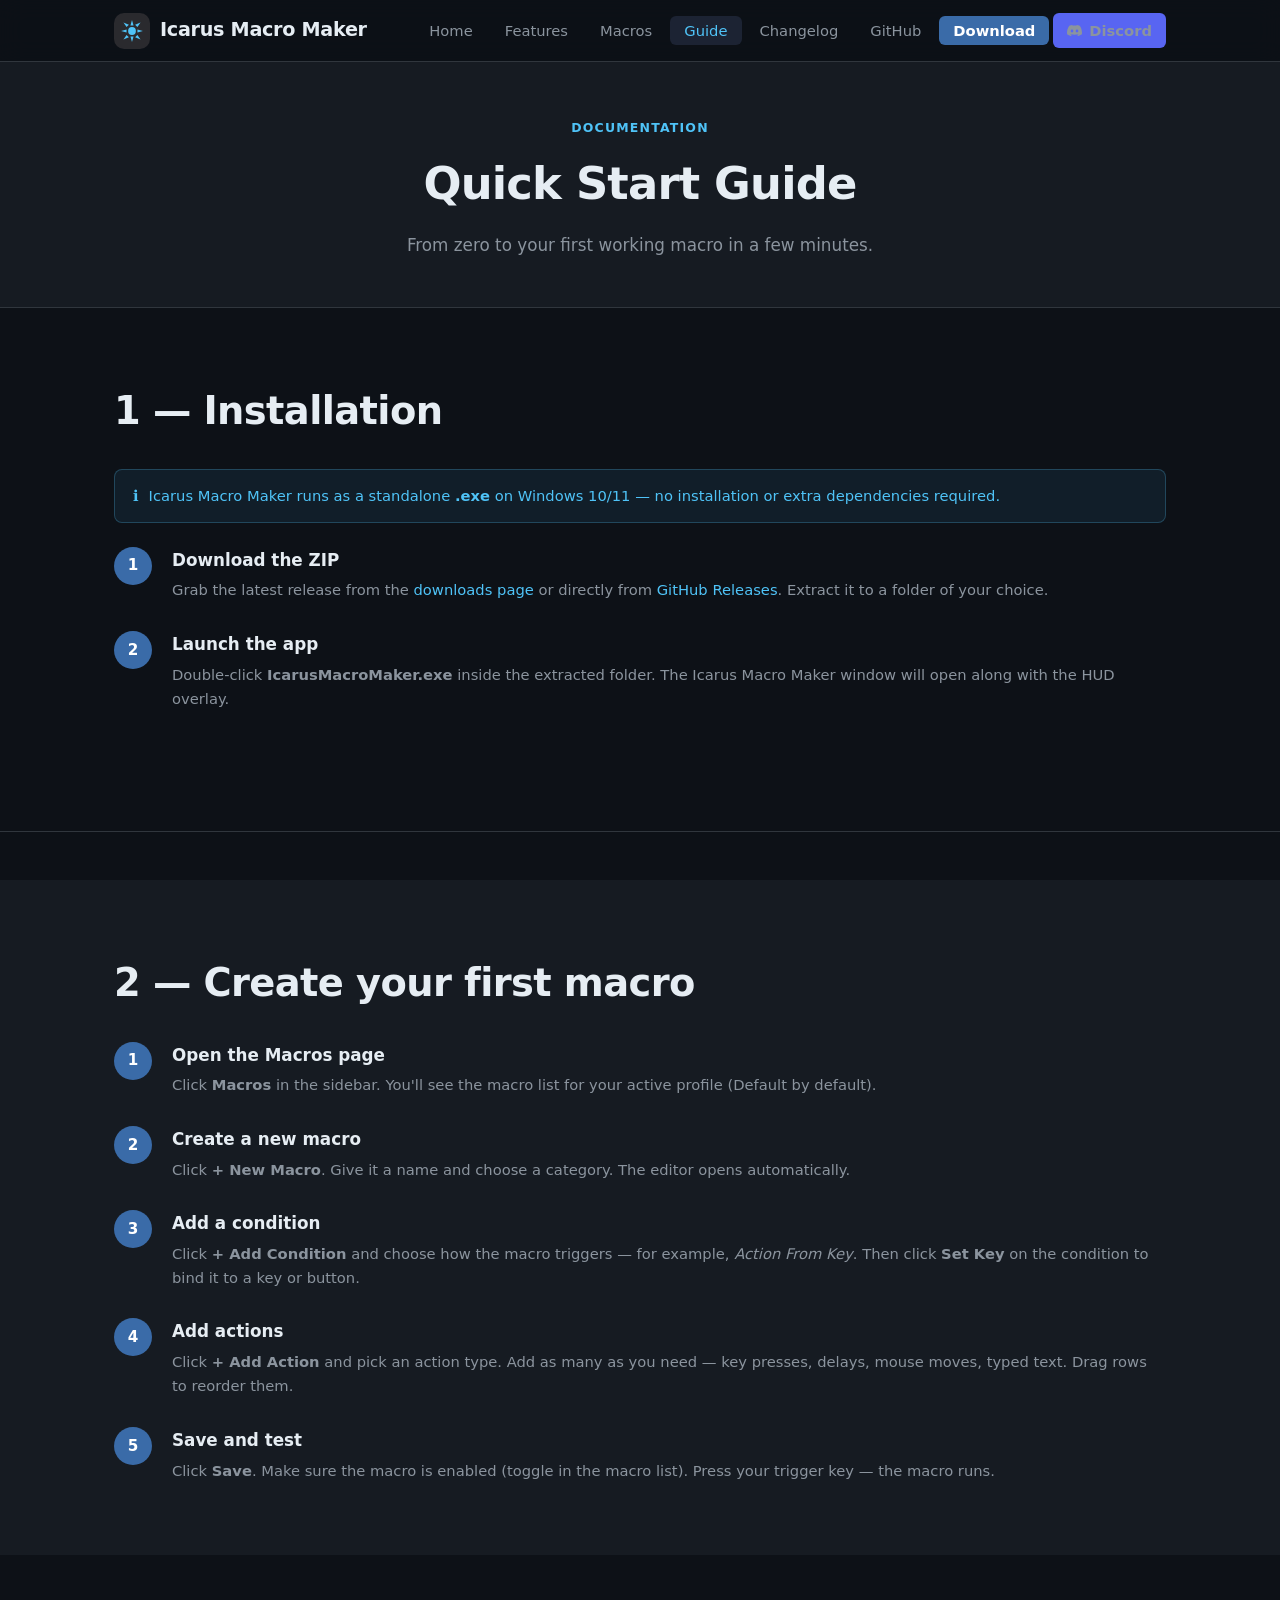
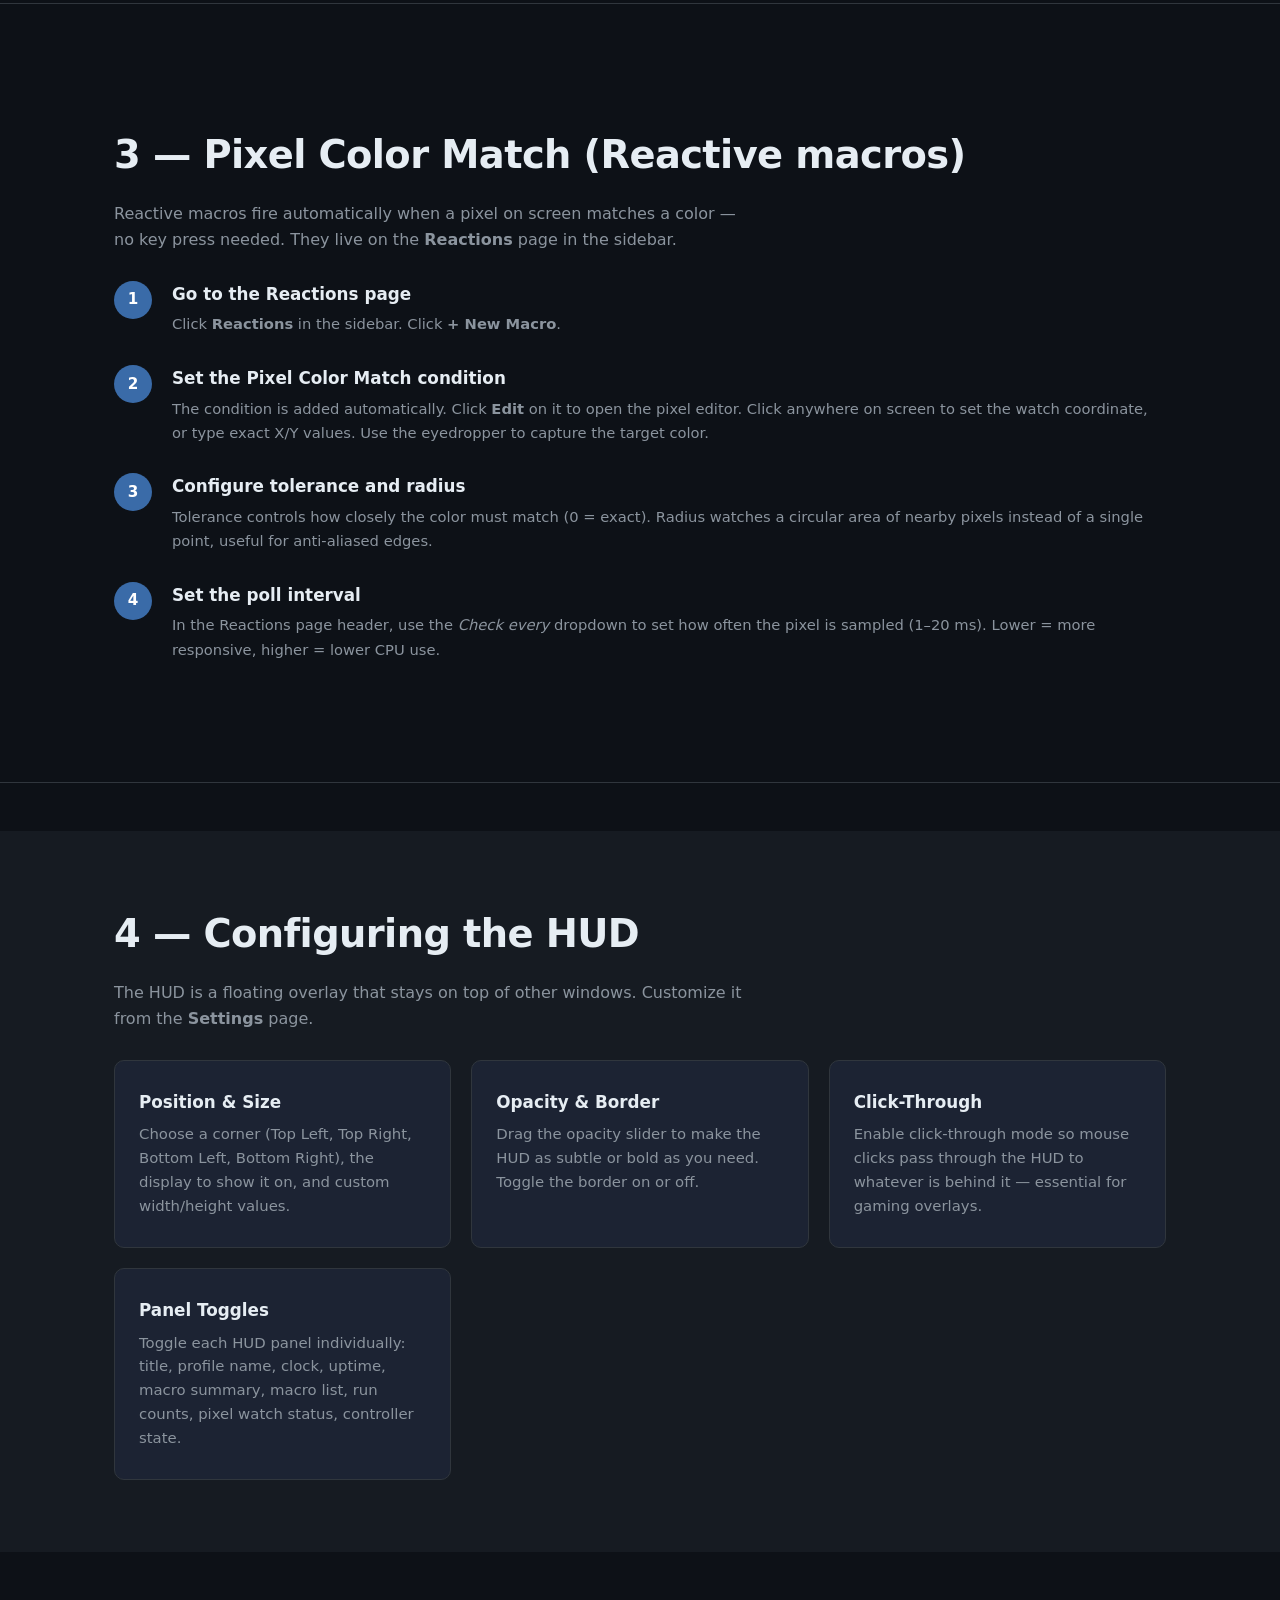
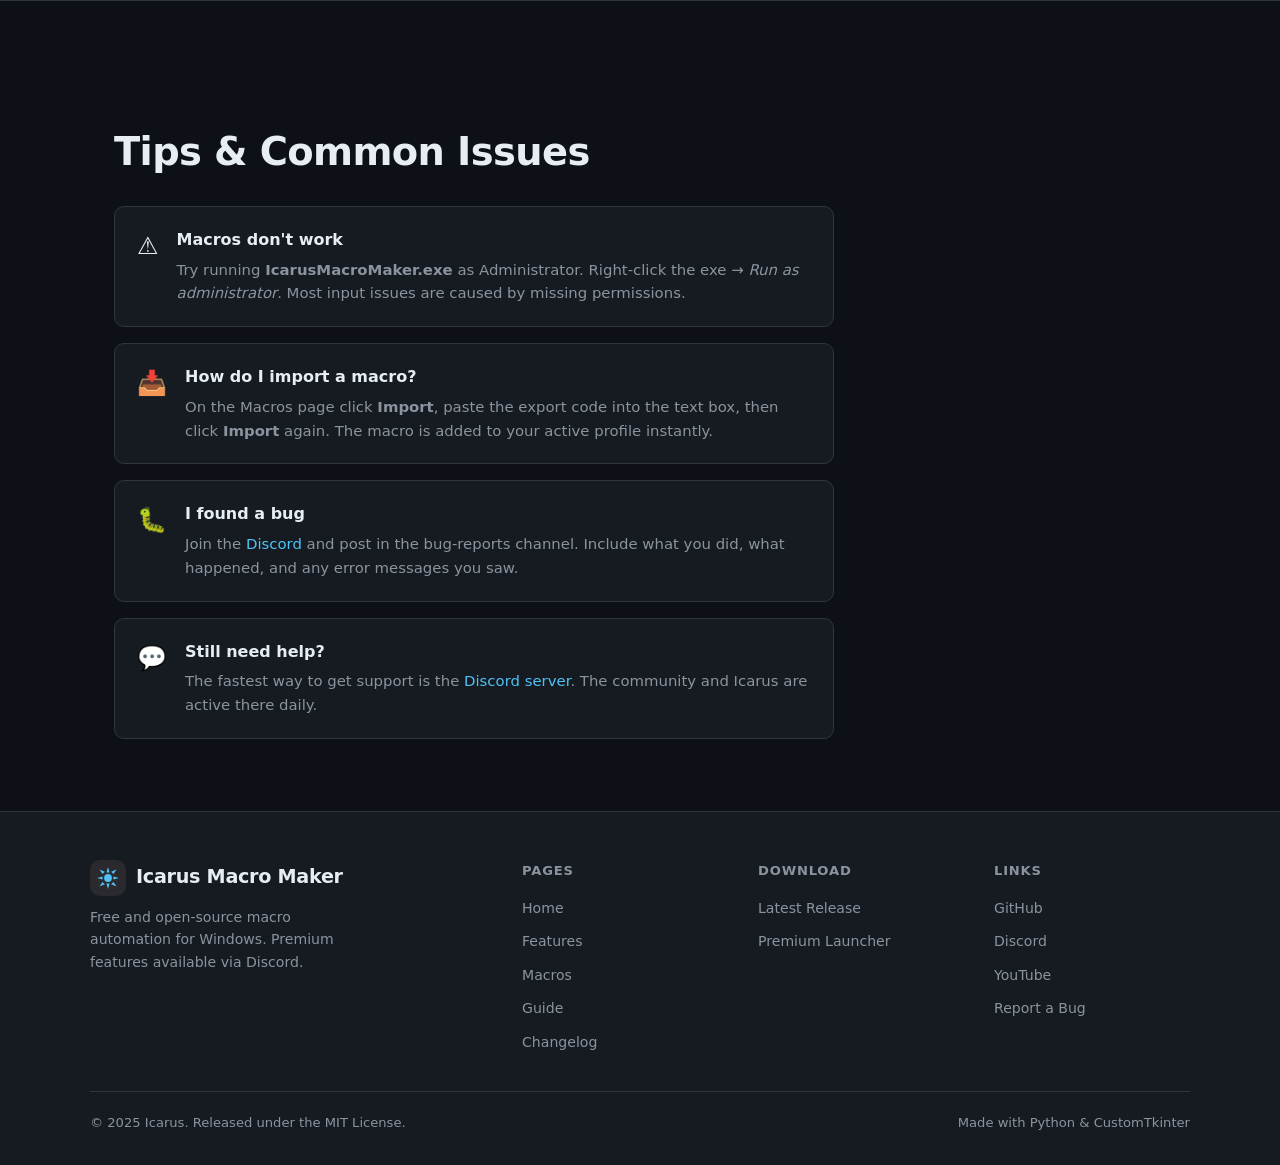
<file: docs/guide.html>
<!DOCTYPE html>
<html lang="en">
<head>
  <meta charset="UTF-8" />
  <meta name="viewport" content="width=device-width, initial-scale=1.0" />
  <meta name="description" content="Quick start guide for Icarus Macro Maker – install, create macros, set conditions, and configure the HUD." />
  <title>Guide – Icarus Macro Maker</title>
  <link rel="stylesheet" href="css/style.css" />
</head>
<body>
<nav class="nav" role="navigation" aria-label="Main navigation">
  <div class="nav__inner">
    <a href="index.html" class="nav__logo">
      <div class="nav__logo-icon" aria-hidden="true"><svg class="logo-svg" viewBox="0 0 36 36" fill="none"><circle cx="18" cy="18" r="5" fill="#4FC3F7"/><polygon points="18,4 20,11 16,11" fill="#4FC3F7"/><polygon points="29,7 25,13 22,10" fill="#4FC3F7"/><polygon points="32,18 25,16 25,20" fill="#4FC3F7"/><polygon points="29,29 22,26 25,23" fill="#4FC3F7"/><polygon points="18,32 16,25 20,25" fill="#4FC3F7"/><polygon points="7,29 11,23 14,26" fill="#4FC3F7"/><polygon points="4,18 11,20 11,16" fill="#4FC3F7"/><polygon points="7,7 14,10 11,13" fill="#4FC3F7"/></svg></div>
      Icarus Macro Maker
    </a>
    <ul class="nav__links" role="list">
      <li><a href="index.html">Home</a></li>
      <li><a href="features.html">Features</a></li>
      <li><a href="macros.html">Macros</a></li>
      <li><a href="guide.html">Guide</a></li>
      <li><a href="changelog.html">Changelog</a></li>
      <li><a href="https://github.com/Dxmpire/IcarusMacroMaker" target="_blank" rel="noopener">GitHub</a></li>
      <li><a href="index.html#downloads" class="nav__cta">Download</a></li>
      <li><a href="https://discord.gg/MumWTzUERU" target="_blank" rel="noopener" class="btn btn-discord btn-sm"><svg viewBox="0 0 24 24" fill="currentColor" aria-hidden="true" style="width:15px;height:15px;flex-shrink:0"><path d="M20.317 4.492c-1.53-.69-3.17-1.2-4.885-1.49a.075.075 0 00-.079.036c-.21.375-.444.864-.608 1.25-1.845-.276-3.68-.276-5.487 0-.164-.395-.406-.875-.617-1.25a.077.077 0 00-.079-.036 19.736 19.736 0 00-4.885 1.49.07.07 0 00-.032.027C.533 9.093-.32 13.555.099 17.961a.08.08 0 00.031.055 19.9 19.9 0 005.993 2.98.078.078 0 00.084-.026 13.83 13.83 0 001.226-1.963.074.074 0 00-.041-.104 13.107 13.107 0 01-1.872-.878.075.075 0 01-.008-.125c.126-.093.252-.19.372-.287a.075.075 0 01.078-.01c3.927 1.764 8.18 1.764 12.061 0a.075.075 0 01.079.009c.12.098.245.195.372.288a.075.075 0 01-.006.125c-.598.344-1.22.635-1.873.877a.075.075 0 00-.04.105c.36.687.772 1.341 1.225 1.962a.077.077 0 00.084.028 19.876 19.876 0 006.001-2.981.077.077 0 00.032-.054c.5-5.094-.838-9.52-3.549-13.442a.061.061 0 00-.031-.028zM8.02 15.278c-1.182 0-2.157-1.069-2.157-2.38 0-1.312.955-2.38 2.157-2.38 1.211 0 2.176 1.077 2.157 2.38 0 1.311-.955 2.38-2.157 2.38zm7.975 0c-1.183 0-2.157-1.069-2.157-2.38 0-1.312.955-2.38 2.157-2.38 1.211 0 2.176 1.077 2.157 2.38 0 1.311-.946 2.38-2.157 2.38z"/></svg>Discord</a></li>
    </ul>
    <button class="nav__hamburger" aria-label="Toggle menu" aria-expanded="false">
      <span></span><span></span><span></span>
    </button>
  </div>
</nav>

<header class="page-header" aria-labelledby="page-title">
  <p class="section__eyebrow">Documentation</p>
  <h1 class="page-header__title" id="page-title">Quick Start Guide</h1>
  <p class="page-header__desc">From zero to your first working macro in a few minutes.</p>
</header>

<section class="section" aria-labelledby="install-title">
  <div class="container">
    <h2 class="section__title" id="install-title" style="margin-bottom:28px;">1 — Installation</h2>

    <div class="alert alert--info" role="note">
      <span aria-hidden="true">ℹ️</span>
      <span>Icarus Macro Maker runs as a standalone <strong>.exe</strong> on Windows 10/11 — no installation
      or extra dependencies required.</span>
    </div>

    <div class="steps mt-md">
      <div class="step">
        <div class="step__num" aria-hidden="true">1</div>
        <div class="step__body">
          <div class="step__title">Download the ZIP</div>
          <p class="step__desc">Grab the latest release from the <a href="index.html#downloads">downloads page</a> or directly from <a href="https://github.com/Dxmpire/IcarusMacroMaker/releases" target="_blank" rel="noopener">GitHub Releases</a>. Extract it to a folder of your choice.</p>
        </div>
      </div>
      <div class="step">
        <div class="step__num" aria-hidden="true">2</div>
        <div class="step__body">
          <div class="step__title">Launch the app</div>
          <p class="step__desc">Double-click <strong>IcarusMacroMaker.exe</strong> inside the extracted folder. The Icarus Macro Maker window will open along with the HUD overlay.</p>
        </div>
      </div>
    </div>
  </div>
</section>

<hr class="divider" />

<section class="section section--alt" aria-labelledby="first-macro-title">
  <div class="container">
    <h2 class="section__title" id="first-macro-title" style="margin-bottom:28px;">2 — Create your first macro</h2>
    <div class="steps">
      <div class="step">
        <div class="step__num" aria-hidden="true">1</div>
        <div class="step__body">
          <div class="step__title">Open the Macros page</div>
          <p class="step__desc">Click <strong>Macros</strong> in the sidebar. You'll see the macro list for your active profile (Default by default).</p>
        </div>
      </div>
      <div class="step">
        <div class="step__num" aria-hidden="true">2</div>
        <div class="step__body">
          <div class="step__title">Create a new macro</div>
          <p class="step__desc">Click <strong>+ New Macro</strong>. Give it a name and choose a category. The editor opens automatically.</p>
        </div>
      </div>
      <div class="step">
        <div class="step__num" aria-hidden="true">3</div>
        <div class="step__body">
          <div class="step__title">Add a condition</div>
          <p class="step__desc">Click <strong>+ Add Condition</strong> and choose how the macro triggers — for example, <em>Action From Key</em>. Then click <strong>Set Key</strong> on the condition to bind it to a key or button.</p>
        </div>
      </div>
      <div class="step">
        <div class="step__num" aria-hidden="true">4</div>
        <div class="step__body">
          <div class="step__title">Add actions</div>
          <p class="step__desc">Click <strong>+ Add Action</strong> and pick an action type. Add as many as you need — key presses, delays, mouse moves, typed text. Drag rows to reorder them.</p>
        </div>
      </div>
      <div class="step">
        <div class="step__num" aria-hidden="true">5</div>
        <div class="step__body">
          <div class="step__title">Save and test</div>
          <p class="step__desc">Click <strong>Save</strong>. Make sure the macro is enabled (toggle in the macro list). Press your trigger key — the macro runs.</p>
        </div>
      </div>
    </div>
  </div>
</section>

<hr class="divider" />

<section class="section" aria-labelledby="reactive-title">
  <div class="container">
    <h2 class="section__title" id="reactive-title" style="margin-bottom:16px;">3 — Pixel Color Match (Reactive macros)</h2>
    <p style="color:var(--text-muted);margin-bottom:28px;max-width:640px;">
      Reactive macros fire automatically when a pixel on screen matches a color — no key press needed.
      They live on the <strong>Reactions</strong> page in the sidebar.
    </p>
    <div class="steps">
      <div class="step">
        <div class="step__num" aria-hidden="true">1</div>
        <div class="step__body">
          <div class="step__title">Go to the Reactions page</div>
          <p class="step__desc">Click <strong>Reactions</strong> in the sidebar. Click <strong>+ New Macro</strong>.</p>
        </div>
      </div>
      <div class="step">
        <div class="step__num" aria-hidden="true">2</div>
        <div class="step__body">
          <div class="step__title">Set the Pixel Color Match condition</div>
          <p class="step__desc">The condition is added automatically. Click <strong>Edit</strong> on it to open the pixel editor. Click anywhere on screen to set the watch coordinate, or type exact X/Y values. Use the eyedropper to capture the target color.</p>
        </div>
      </div>
      <div class="step">
        <div class="step__num" aria-hidden="true">3</div>
        <div class="step__body">
          <div class="step__title">Configure tolerance and radius</div>
          <p class="step__desc">Tolerance controls how closely the color must match (0 = exact). Radius watches a circular area of nearby pixels instead of a single point, useful for anti-aliased edges.</p>
        </div>
      </div>
      <div class="step">
        <div class="step__num" aria-hidden="true">4</div>
        <div class="step__body">
          <div class="step__title">Set the poll interval</div>
          <p class="step__desc">In the Reactions page header, use the <em>Check every</em> dropdown to set how often the pixel is sampled (1–20 ms). Lower = more responsive, higher = lower CPU use.</p>
        </div>
      </div>
    </div>
  </div>
</section>

<hr class="divider" />

<section class="section section--alt" aria-labelledby="hud-guide-title">
  <div class="container">
    <h2 class="section__title" id="hud-guide-title" style="margin-bottom:16px;">4 — Configuring the HUD</h2>
    <p style="color:var(--text-muted);margin-bottom:28px;max-width:640px;">The HUD is a floating overlay that stays on top of other windows. Customize it from the <strong>Settings</strong> page.</p>
    <div class="cards">
      <div class="card">
        <h3 class="card__title">Position &amp; Size</h3>
        <p class="card__body">Choose a corner (Top Left, Top Right, Bottom Left, Bottom Right), the display to show it on, and custom width/height values.</p>
      </div>
      <div class="card">
        <h3 class="card__title">Opacity &amp; Border</h3>
        <p class="card__body">Drag the opacity slider to make the HUD as subtle or bold as you need. Toggle the border on or off.</p>
      </div>
      <div class="card">
        <h3 class="card__title">Click-Through</h3>
        <p class="card__body">Enable click-through mode so mouse clicks pass through the HUD to whatever is behind it — essential for gaming overlays.</p>
      </div>
      <div class="card">
        <h3 class="card__title">Panel Toggles</h3>
        <p class="card__body">Toggle each HUD panel individually: title, profile name, clock, uptime, macro summary, macro list, run counts, pixel watch status, controller state.</p>
      </div>
    </div>
  </div>
</section>

<hr class="divider" />

<section class="section" aria-labelledby="tips-title">
  <div class="container">
    <h2 class="section__title" id="tips-title" style="margin-bottom:24px;">Tips &amp; Common Issues</h2>
    <div style="display:flex;flex-direction:column;gap:16px;max-width:720px;">

      <div class="card" style="display:flex;gap:18px;align-items:flex-start;padding:20px 22px;">
        <div style="font-size:1.5rem;flex-shrink:0">⚠️</div>
        <div>
          <h3 style="font-size:1rem;font-weight:700;margin-bottom:6px;">Macros don't work</h3>
          <p class="text-muted" style="font-size:0.93rem;">Try running <strong>IcarusMacroMaker.exe</strong> as Administrator. Right-click the exe → <em>Run as administrator</em>. Most input issues are caused by missing permissions.</p>
        </div>
      </div>

      <div class="card" style="display:flex;gap:18px;align-items:flex-start;padding:20px 22px;">
        <div style="font-size:1.5rem;flex-shrink:0">📥</div>
        <div>
          <h3 style="font-size:1rem;font-weight:700;margin-bottom:6px;">How do I import a macro?</h3>
          <p class="text-muted" style="font-size:0.93rem;">On the Macros page click <strong>Import</strong>, paste the export code into the text box, then click <strong>Import</strong> again. The macro is added to your active profile instantly.</p>
        </div>
      </div>

      <div class="card" style="display:flex;gap:18px;align-items:flex-start;padding:20px 22px;">
        <div style="font-size:1.5rem;flex-shrink:0">🐛</div>
        <div>
          <h3 style="font-size:1rem;font-weight:700;margin-bottom:6px;">I found a bug</h3>
          <p class="text-muted" style="font-size:0.93rem;">Join the <a href="https://discord.gg/MumWTzUERU" target="_blank" rel="noopener">Discord</a> and post in the bug-reports channel. Include what you did, what happened, and any error messages you saw.</p>
        </div>
      </div>

      <div class="card" style="display:flex;gap:18px;align-items:flex-start;padding:20px 22px;">
        <div style="font-size:1.5rem;flex-shrink:0">💬</div>
        <div>
          <h3 style="font-size:1rem;font-weight:700;margin-bottom:6px;">Still need help?</h3>
          <p class="text-muted" style="font-size:0.93rem;">The fastest way to get support is the <a href="https://discord.gg/MumWTzUERU" target="_blank" rel="noopener">Discord server</a>. The community and Icarus are active there daily.</p>
        </div>
      </div>

    </div>
  </div>
</section>

<footer class="footer" role="contentinfo">
  <div class="footer__inner">
    <div class="footer__brand">
      <div class="nav__logo"><div class="nav__logo-icon" aria-hidden="true"><svg class="logo-svg" viewBox="0 0 36 36" fill="none"><circle cx="18" cy="18" r="5" fill="#4FC3F7"/><polygon points="18,4 20,11 16,11" fill="#4FC3F7"/><polygon points="29,7 25,13 22,10" fill="#4FC3F7"/><polygon points="32,18 25,16 25,20" fill="#4FC3F7"/><polygon points="29,29 22,26 25,23" fill="#4FC3F7"/><polygon points="18,32 16,25 20,25" fill="#4FC3F7"/><polygon points="7,29 11,23 14,26" fill="#4FC3F7"/><polygon points="4,18 11,20 11,16" fill="#4FC3F7"/><polygon points="7,7 14,10 11,13" fill="#4FC3F7"/></svg></div>Icarus Macro Maker</div>
      <p>Free and open-source macro automation for Windows. Premium features available via Discord.</p>
    </div>
    <div><div class="footer__col-title">Pages</div><ul class="footer__links"><li><a href="index.html">Home</a></li><li><a href="features.html">Features</a></li><li><a href="macros.html">Macros</a></li><li><a href="guide.html">Guide</a></li><li><a href="changelog.html">Changelog</a></li></ul></div>
    <div><div class="footer__col-title">Download</div><ul class="footer__links"><li><a href="https://github.com/Dxmpire/IcarusMacroMaker/releases" target="_blank" rel="noopener">Latest Release</a></li><li><a href="https://discord.gg/MumWTzUERU" target="_blank" rel="noopener">Premium Launcher</a></li></ul></div>
    <div><div class="footer__col-title">Links</div><ul class="footer__links"><li><a href="https://github.com/Dxmpire/IcarusMacroMaker" target="_blank" rel="noopener">GitHub</a></li><li><a href="https://discord.gg/MumWTzUERU" target="_blank" rel="noopener">Discord</a></li><li><a href="https://www.youtube.com/@DomisIcarus" target="_blank" rel="noopener">YouTube</a></li><li><a href="https://github.com/Dxmpire/IcarusMacroMaker/issues" target="_blank" rel="noopener">Report a Bug</a></li></ul></div>
  </div>
  <div class="footer__bottom">
    <span>© 2025 Icarus. Released under the MIT License.</span>
    <span>Made with Python &amp; CustomTkinter</span>
  </div>
</footer>
<script src="js/main.js"></script>
</body>
</html>
</file>
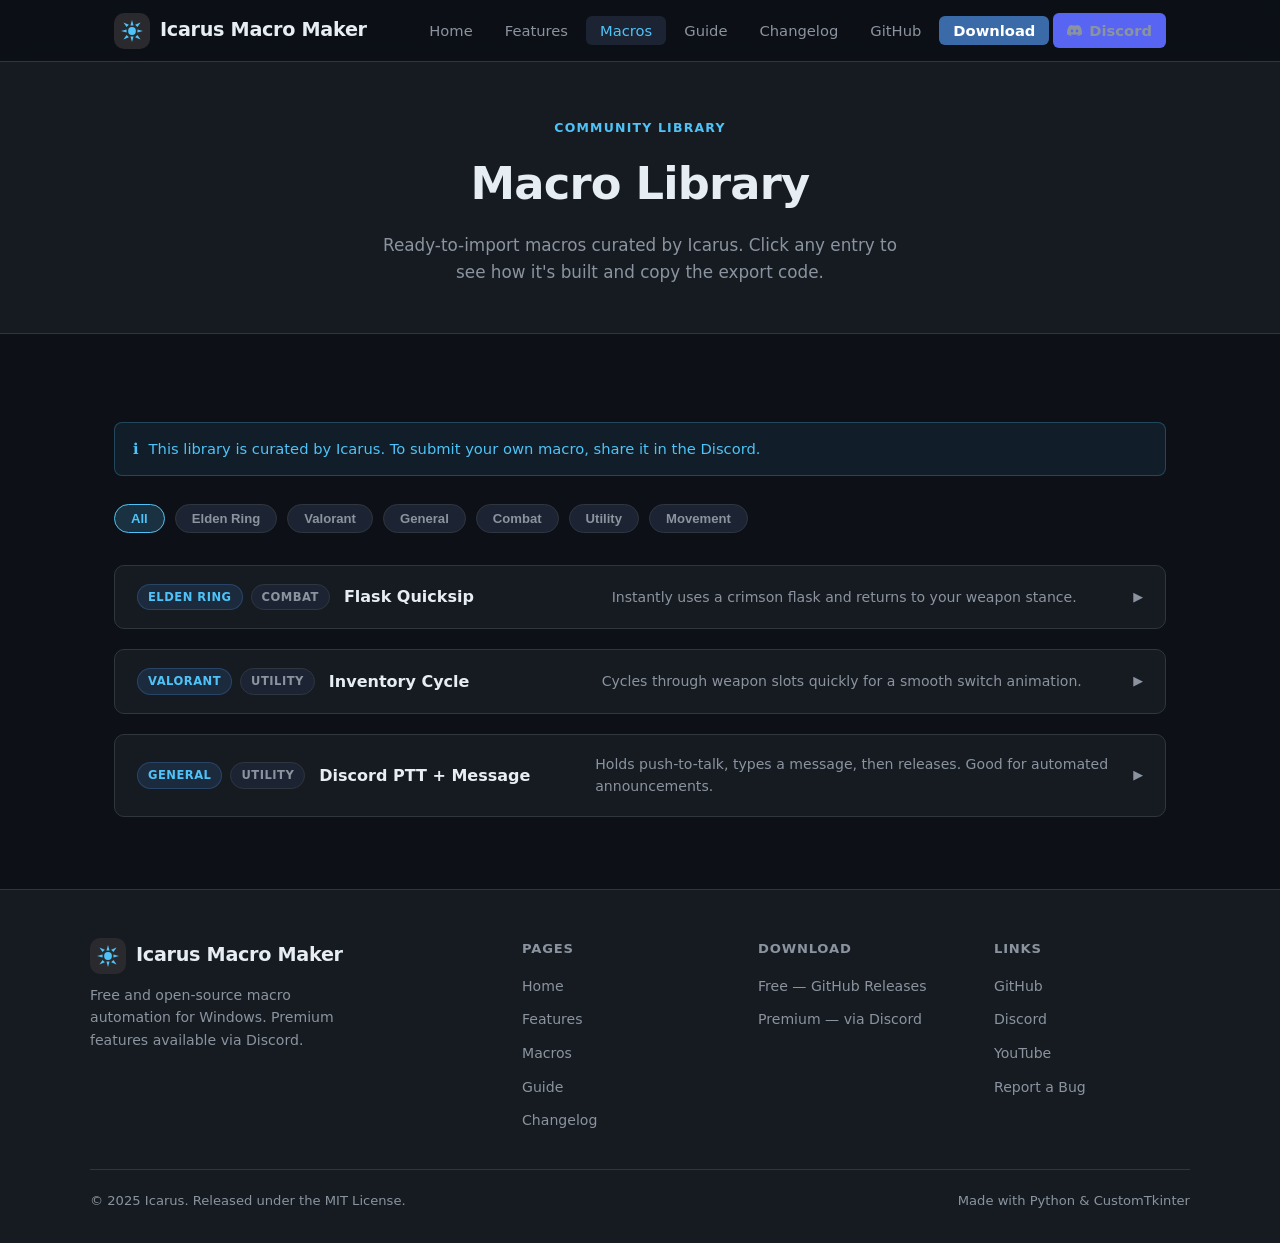
<file: docs/macros.html>
<!DOCTYPE html>
<html lang="en">
<head>
  <meta charset="UTF-8"/>
  <meta name="viewport" content="width=device-width, initial-scale=1.0"/>
  <meta name="description" content="Icarus Macro Maker – community macro library with ready-to-import macros."/>
  <title>Macros – Icarus Macro Maker</title>
  <link rel="stylesheet" href="css/style.css"/>
</head>
<body>
<nav class="nav" role="navigation" aria-label="Main navigation">
  <div class="nav__inner">
    <a href="index.html" class="nav__logo" aria-label="Icarus Macro Maker home">
      <div class="nav__logo-icon" aria-hidden="true"><svg class="logo-svg" viewBox="0 0 36 36" fill="none"><circle cx="18" cy="18" r="5" fill="#4FC3F7"/><polygon points="18,4 20,11 16,11" fill="#4FC3F7"/><polygon points="29,7 25,13 22,10" fill="#4FC3F7"/><polygon points="32,18 25,16 25,20" fill="#4FC3F7"/><polygon points="29,29 22,26 25,23" fill="#4FC3F7"/><polygon points="18,32 16,25 20,25" fill="#4FC3F7"/><polygon points="7,29 11,23 14,26" fill="#4FC3F7"/><polygon points="4,18 11,20 11,16" fill="#4FC3F7"/><polygon points="7,7 14,10 11,13" fill="#4FC3F7"/></svg></div>
      Icarus Macro Maker
    </a>
    <ul class="nav__links" role="list">
      <li><a href="index.html">Home</a></li>
      <li><a href="features.html">Features</a></li>
      <li><a href="macros.html">Macros</a></li>
      <li><a href="guide.html">Guide</a></li>
      <li><a href="changelog.html">Changelog</a></li>
      <li><a href="https://github.com/Dxmpire/IcarusMacroMaker" target="_blank" rel="noopener">GitHub</a></li>
      <li><a href="index.html#downloads" class="nav__cta">Download</a></li>
      <li><a href="https://discord.gg/MumWTzUERU" target="_blank" rel="noopener" class="btn btn-discord btn-sm"><svg viewBox="0 0 24 24" fill="currentColor" aria-hidden="true" style="width:15px;height:15px;flex-shrink:0"><path d="M20.317 4.492c-1.53-.69-3.17-1.2-4.885-1.49a.075.075 0 00-.079.036c-.21.375-.444.864-.608 1.25-1.845-.276-3.68-.276-5.487 0-.164-.395-.406-.875-.617-1.25a.077.077 0 00-.079-.036 19.736 19.736 0 00-4.885 1.49.07.07 0 00-.032.027C.533 9.093-.32 13.555.099 17.961a.08.08 0 00.031.055 19.9 19.9 0 005.993 2.98.078.078 0 00.084-.026 13.83 13.83 0 001.226-1.963.074.074 0 00-.041-.104 13.107 13.107 0 01-1.872-.878.075.075 0 01-.008-.125c.126-.093.252-.19.372-.287a.075.075 0 01.078-.01c3.927 1.764 8.18 1.764 12.061 0a.075.075 0 01.079.009c.12.098.245.195.372.288a.075.075 0 01-.006.125c-.598.344-1.22.635-1.873.877a.075.075 0 00-.04.105c.36.687.772 1.341 1.225 1.962a.077.077 0 00.084.028 19.876 19.876 0 006.001-2.981.077.077 0 00.032-.054c.5-5.094-.838-9.52-3.549-13.442a.061.061 0 00-.031-.028zM8.02 15.278c-1.182 0-2.157-1.069-2.157-2.38 0-1.312.955-2.38 2.157-2.38 1.211 0 2.176 1.077 2.157 2.38 0 1.311-.955 2.38-2.157 2.38zm7.975 0c-1.183 0-2.157-1.069-2.157-2.38 0-1.312.955-2.38 2.157-2.38 1.211 0 2.176 1.077 2.157 2.38 0 1.311-.946 2.38-2.157 2.38z"/></svg>Discord</a></li>
    </ul>
    <button class="nav__hamburger" aria-label="Toggle menu" aria-expanded="false"><span></span><span></span><span></span></button>
  </div>
</nav>

<header class="page-header" aria-labelledby="page-title">
  <p class="section__eyebrow">Community Library</p>
  <h1 class="page-header__title" id="page-title">Macro Library</h1>
  <p class="page-header__desc">Ready-to-import macros curated by Icarus. Click any entry to see how it's built and copy the export code.</p>
</header>

<section class="section" aria-label="Macro library">
  <div class="container">

    <div class="alert alert--info" role="note" style="margin-bottom:28px">
      <span aria-hidden="true">ℹ️</span>
      <span>This library is curated by Icarus. To submit your own macro, share it in the <a href="https://discord.gg/MumWTzUERU" target="_blank" rel="noopener">Discord</a>.</span>
    </div>

    <!-- Filter chips -->
    <div class="macro-filters" id="macroFilters" role="group" aria-label="Filter macros">
      <button class="filter-chip active" data-filter="all">All</button>
      <button class="filter-chip" data-filter="Elden Ring">Elden Ring</button>
      <button class="filter-chip" data-filter="Valorant">Valorant</button>
      <button class="filter-chip" data-filter="General">General</button>
      <button class="filter-chip" data-filter="Combat">Combat</button>
      <button class="filter-chip" data-filter="Utility">Utility</button>
      <button class="filter-chip" data-filter="Movement">Movement</button>
    </div>

    <!-- Macro posts -->
    <div class="macro-posts" id="macroPosts">

      <!-- Post 1: Flask Quicksip -->
      <div class="macro-post" data-game="Elden Ring" data-cat="Combat">
        <div class="macro-post__header" role="button" tabindex="0" aria-expanded="false">
          <div class="macro-post__tags">
            <span class="macro-post__tag macro-post__tag--game">Elden Ring</span>
            <span class="macro-post__tag macro-post__tag--cat">Combat</span>
          </div>
          <div class="macro-post__title">Flask Quicksip</div>
          <div class="macro-post__desc">Instantly uses a crimson flask and returns to your weapon stance.</div>
          <span class="macro-post__chevron" aria-hidden="true">▶</span>
        </div>
        <div class="macro-post__body" role="region">
          <div class="macro-post__steps">
            <div class="macro-step"><div class="macro-step__num">1</div><div class="macro-step__strip" style="background:#C0392B"></div><span class="macro-step__label">Press &nbsp;·&nbsp; X / Square</span><span class="macro-step__detail">Key Press</span></div>
            <div class="macro-step"><div class="macro-step__num">2</div><div class="macro-step__strip" style="background:#D4AC0D"></div><span class="macro-step__label">Wait &nbsp;·&nbsp; 80 ms</span><span class="macro-step__detail">Delay</span></div>
            <div class="macro-step"><div class="macro-step__num">3</div><div class="macro-step__strip" style="background:#3A6BA8"></div><span class="macro-step__label">Press &nbsp;·&nbsp; LB / L1</span><span class="macro-step__detail">Key Press</span></div>
          </div>
          <div class="macro-post__code-label">Export Code — paste into Import Macro</div>
          <div class="macro-post__code" id="code-1">[base64]<button class="macro-post__copy" onclick="copyCode('code-1',this)">Copy</button></div>
        </div>
      </div>

      <!-- Post 2: Inventory Cycle -->
      <div class="macro-post" data-game="Valorant" data-cat="Utility">
        <div class="macro-post__header" role="button" tabindex="0" aria-expanded="false">
          <div class="macro-post__tags">
            <span class="macro-post__tag macro-post__tag--game">Valorant</span>
            <span class="macro-post__tag macro-post__tag--cat">Utility</span>
          </div>
          <div class="macro-post__title">Inventory Cycle</div>
          <div class="macro-post__desc">Cycles through weapon slots quickly for a smooth switch animation.</div>
          <span class="macro-post__chevron" aria-hidden="true">▶</span>
        </div>
        <div class="macro-post__body" role="region">
          <div class="macro-post__steps">
            <div class="macro-step"><div class="macro-step__num">1</div><div class="macro-step__strip" style="background:#3A6BA8"></div><span class="macro-step__label">Press &nbsp;·&nbsp; 1</span><span class="macro-step__detail">Key Press</span></div>
            <div class="macro-step"><div class="macro-step__num">2</div><div class="macro-step__strip" style="background:#D4AC0D"></div><span class="macro-step__label">Wait &nbsp;·&nbsp; 50 ms</span><span class="macro-step__detail">Delay</span></div>
            <div class="macro-step"><div class="macro-step__num">3</div><div class="macro-step__strip" style="background:#3A6BA8"></div><span class="macro-step__label">Press &nbsp;·&nbsp; 2</span><span class="macro-step__detail">Key Press</span></div>
            <div class="macro-step"><div class="macro-step__num">4</div><div class="macro-step__strip" style="background:#D4AC0D"></div><span class="macro-step__label">Wait &nbsp;·&nbsp; 50 ms</span><span class="macro-step__detail">Delay</span></div>
            <div class="macro-step"><div class="macro-step__num">5</div><div class="macro-step__strip" style="background:#3A6BA8"></div><span class="macro-step__label">Press &nbsp;·&nbsp; 1</span><span class="macro-step__detail">Key Press</span></div>
          </div>
          <div class="macro-post__code-label">Export Code — paste into Import Macro</div>
          <div class="macro-post__code" id="code-2">[base64]<button class="macro-post__copy" onclick="copyCode('code-2',this)">Copy</button></div>
        </div>
      </div>

      <!-- Post 3: Discord PTT -->
      <div class="macro-post" data-game="General" data-cat="Utility">
        <div class="macro-post__header" role="button" tabindex="0" aria-expanded="false">
          <div class="macro-post__tags">
            <span class="macro-post__tag macro-post__tag--game">General</span>
            <span class="macro-post__tag macro-post__tag--cat">Utility</span>
          </div>
          <div class="macro-post__title">Discord PTT + Message</div>
          <div class="macro-post__desc">Holds push-to-talk, types a message, then releases. Good for automated announcements.</div>
          <span class="macro-post__chevron" aria-hidden="true">▶</span>
        </div>
        <div class="macro-post__body" role="region">
          <div class="macro-post__steps">
            <div class="macro-step"><div class="macro-step__num">1</div><div class="macro-step__strip" style="background:#3A6BA8"></div><span class="macro-step__label">Key Down &nbsp;·&nbsp; Caps Lock</span><span class="macro-step__detail">Key Down</span></div>
            <div class="macro-step"><div class="macro-step__num">2</div><div class="macro-step__strip" style="background:#D4AC0D"></div><span class="macro-step__label">Wait &nbsp;·&nbsp; 200 ms</span><span class="macro-step__detail">Delay</span></div>
            <div class="macro-step"><div class="macro-step__num">3</div><div class="macro-step__strip" style="background:#C0392B"></div><span class="macro-step__label">Type &nbsp;·&nbsp; "GG well played"</span><span class="macro-step__detail">Type Phrase</span></div>
            <div class="macro-step"><div class="macro-step__num">4</div><div class="macro-step__strip" style="background:#D4AC0D"></div><span class="macro-step__label">Wait &nbsp;·&nbsp; 100 ms</span><span class="macro-step__detail">Delay</span></div>
            <div class="macro-step"><div class="macro-step__num">5</div><div class="macro-step__strip" style="background:#3A6BA8"></div><span class="macro-step__label">Key Up &nbsp;·&nbsp; Caps Lock</span><span class="macro-step__detail">Key Up</span></div>
          </div>
          <div class="macro-post__code-label">Export Code — paste into Import Macro</div>
          <div class="macro-post__code" id="code-3">[base64]<button class="macro-post__copy" onclick="copyCode('code-3',this)">Copy</button></div>
        </div>
      </div>

    </div><!-- /macro-posts -->
  </div>
</section>

<footer class="footer" role="contentinfo">
  <div class="footer__inner">
    <div class="footer__brand">
      <div class="nav__logo"><div class="nav__logo-icon" aria-hidden="true"><svg class="logo-svg" viewBox="0 0 36 36" fill="none"><circle cx="18" cy="18" r="5" fill="#4FC3F7"/><polygon points="18,4 20,11 16,11" fill="#4FC3F7"/><polygon points="29,7 25,13 22,10" fill="#4FC3F7"/><polygon points="32,18 25,16 25,20" fill="#4FC3F7"/><polygon points="29,29 22,26 25,23" fill="#4FC3F7"/><polygon points="18,32 16,25 20,25" fill="#4FC3F7"/><polygon points="7,29 11,23 14,26" fill="#4FC3F7"/><polygon points="4,18 11,20 11,16" fill="#4FC3F7"/><polygon points="7,7 14,10 11,13" fill="#4FC3F7"/></svg></div>Icarus Macro Maker</div>
      <p>Free and open-source macro automation for Windows. Premium features available via Discord.</p>
    </div>
    <div><div class="footer__col-title">Pages</div><ul class="footer__links"><li><a href="index.html">Home</a></li><li><a href="features.html">Features</a></li><li><a href="macros.html">Macros</a></li><li><a href="guide.html">Guide</a></li><li><a href="changelog.html">Changelog</a></li></ul></div>
    <div><div class="footer__col-title">Download</div><ul class="footer__links"><li><a href="https://github.com/Dxmpire/IcarusMacroMaker/releases" target="_blank" rel="noopener">Free — GitHub Releases</a></li><li><a href="https://discord.gg/MumWTzUERU" target="_blank" rel="noopener">Premium — via Discord</a></li></ul></div>
    <div><div class="footer__col-title">Links</div><ul class="footer__links"><li><a href="https://github.com/Dxmpire/IcarusMacroMaker" target="_blank" rel="noopener">GitHub</a></li><li><a href="https://discord.gg/MumWTzUERU" target="_blank" rel="noopener">Discord</a></li><li><a href="https://www.youtube.com/@DomisIcarus" target="_blank" rel="noopener">YouTube</a></li><li><a href="https://github.com/Dxmpire/IcarusMacroMaker/issues" target="_blank" rel="noopener">Report a Bug</a></li></ul></div>
  </div>
  <div class="footer__bottom"><span>© 2025 Icarus. Released under the MIT License.</span><span>Made with Python &amp; CustomTkinter</span></div>
</footer>

<script src="js/main.js"></script>
<script>
document.querySelectorAll('.macro-post__header').forEach(function(hdr) {
  hdr.addEventListener('click', function() {
    var post = hdr.closest('.macro-post');
    var expanded = post.classList.toggle('open');
    hdr.setAttribute('aria-expanded', expanded);
  });
  hdr.addEventListener('keydown', function(e) {
    if (e.key === 'Enter' || e.key === ' ') { e.preventDefault(); hdr.click(); }
  });
});

document.querySelectorAll('.filter-chip').forEach(function(chip) {
  chip.addEventListener('click', function() {
    document.querySelectorAll('.filter-chip').forEach(function(c){ c.classList.remove('active'); });
    chip.classList.add('active');
    var filter = chip.dataset.filter;
    document.querySelectorAll('.macro-post').forEach(function(post) {
      post.style.display = (filter === 'all' || post.dataset.game === filter || post.dataset.cat === filter) ? '' : 'none';
    });
  });
});

function copyCode(id, btn) {
  var el = document.getElementById(id);
  var text = el.childNodes[0].textContent.trim();
  navigator.clipboard.writeText(text).then(function() {
    btn.textContent = 'Copied!';
    btn.style.color = '#4FC3F7';
    setTimeout(function(){ btn.textContent = 'Copy'; btn.style.color = ''; }, 2000);
  });
}
</script>
</body>
</html>
</file>
<file: docs/css/style.css>
/* ============================================================
   Icarus Macro Maker – GitHub Pages stylesheet
   Dark theme, no framework dependencies
   ============================================================ */

/* ── Reset & base ─────────────────────────────────────────── */
*, *::before, *::after { box-sizing: border-box; margin: 0; padding: 0; }

:root {
  --bg:          #0d1117;
  --bg2:         #161b22;
  --bg3:         #1c2333;
  --border:      #30363d;
  --accent:      #4FC3F7;
  --accent2:     #3A6BA8;
  --accent-glow: rgba(79,195,247,0.18);
  --text:        #e6edf3;
  --text-muted:  #8b949e;
  --red:         #AA0000;
  --red-hover:   #cc2222;
  --green:       #2ea043;
  --radius:      10px;
  --nav-h:       62px;
  --max-w:       1100px;
  --transition:  0.2s ease;

  /* Premium gold palette */
  --gold:        #C9A84C;
  --gold-light:  #E8C96A;
  --gold-dim:    #2A2010;
  --gold-border: rgba(201,168,76,0.35);
  --gold-glow:   rgba(201,168,76,0.15);
}

html { scroll-behavior: smooth; font-size: 16px; }

body {
  background: var(--bg);
  color: var(--text);
  font-family: "Segoe UI", system-ui, -apple-system, sans-serif;
  line-height: 1.6;
  min-height: 100vh;
}

a { color: var(--accent); text-decoration: none; }
a:hover { text-decoration: underline; }

img { max-width: 100%; display: block; }

ul { list-style: none; }

/* ── Utility ──────────────────────────────────────────────── */
.container { max-width: var(--max-w); margin: 0 auto; padding: 0 24px; }
.text-muted { color: var(--text-muted); }
.text-accent { color: var(--accent); }
.mt-sm { margin-top: 8px; }
.mt-md { margin-top: 24px; }
.mt-lg { margin-top: 48px; }
.mb-md { margin-bottom: 24px; }

/* ── Navigation ───────────────────────────────────────────── */
.nav {
  position: sticky;
  top: 0;
  z-index: 100;
  height: var(--nav-h);
  background: rgba(13,17,23,0.92);
  backdrop-filter: blur(12px);
  border-bottom: 1px solid var(--border);
  display: flex;
  align-items: center;
}

.nav__inner {
  display: flex;
  align-items: center;
  justify-content: space-between;
  width: 100%;
  max-width: var(--max-w);
  margin: 0 auto;
  padding: 0 24px;
}

.nav__logo {
  font-size: 1.2rem;
  font-weight: 700;
  color: var(--text);
  letter-spacing: -0.3px;
  display: flex;
  align-items: center;
  gap: 10px;
}

.nav__logo-icon {
  width: 36px;
  height: 36px;
  background: #2a2a2e;
  border-radius: 10px;
  display: flex;
  align-items: center;
  justify-content: center;
  flex-shrink: 0;
  overflow: hidden;
}

.nav__links {
  display: flex;
  align-items: center;
  gap: 4px;
}

.nav__links a {
  color: var(--text-muted);
  padding: 6px 14px;
  border-radius: 6px;
  font-size: 0.92rem;
  transition: color var(--transition), background var(--transition);
}

.nav__links a:hover,
.nav__links a.active {
  color: var(--text);
  background: var(--bg3);
  text-decoration: none;
}

.nav__links a.active { color: var(--accent); }

.nav__cta {
  background: var(--accent2);
  color: #fff !important;
  padding: 7px 18px;
  border-radius: 6px;
  font-weight: 600;
  font-size: 0.88rem;
  transition: background var(--transition);
}

.nav__cta:hover {
  background: var(--accent) !important;
  color: #000 !important;
  text-decoration: none !important;
}


.nav__hamburger {
  display: none;
  flex-direction: column;
  gap: 5px;
  cursor: pointer;
  padding: 4px;
}
.nav__hamburger span {
  width: 24px; height: 2px;
  background: var(--text-muted);
  border-radius: 2px;
  transition: var(--transition);
}

/* ── Hero ─────────────────────────────────────────────────── */
.hero {
  padding: 96px 24px 80px;
  text-align: center;
  background: radial-gradient(ellipse 80% 50% at 50% -10%, rgba(58,107,168,0.28) 0%, transparent 70%);
}

.hero__badge {
  display: inline-block;
  background: var(--bg3);
  border: 1px solid var(--border);
  color: var(--accent);
  font-size: 0.8rem;
  font-weight: 600;
  letter-spacing: 0.6px;
  text-transform: uppercase;
  padding: 4px 14px;
  border-radius: 20px;
  margin-bottom: 22px;
}

.hero__title {
  font-size: clamp(2.4rem, 6vw, 4rem);
  font-weight: 800;
  letter-spacing: -1.5px;
  line-height: 1.1;
  margin-bottom: 22px;
}

.hero__title span { color: var(--accent); }

.hero__sub {
  font-size: 1.15rem;
  color: var(--text-muted);
  max-width: 580px;
  margin: 0 auto 36px;
}

.hero__actions {
  display: flex;
  justify-content: center;
  gap: 14px;
  flex-wrap: wrap;
}

/* ── Buttons ──────────────────────────────────────────────── */
.btn {
  display: inline-flex;
  align-items: center;
  gap: 8px;
  padding: 12px 26px;
  border-radius: 8px;
  font-size: 0.95rem;
  font-weight: 600;
  cursor: pointer;
  border: none;
  transition: all var(--transition);
  text-decoration: none !important;
}

.btn-primary {
  background: var(--accent);
  color: #000;
}
.btn-primary:hover { background: #81d4fa; transform: translateY(-1px); }

.btn-secondary {
  background: var(--bg3);
  color: var(--text);
  border: 1px solid var(--border);
}
.btn-secondary:hover { background: #21262d; border-color: var(--accent); }

.btn-outline {
  background: transparent;
  color: var(--accent);
  border: 1px solid var(--accent);
}
.btn-outline:hover { background: var(--accent-glow); }

.btn-red {
  background: var(--red);
  color: #fff;
}
.btn-red:hover { background: var(--red-hover); }

.btn-yt {
  background: #c4302b;
  color: #fff;
}
.btn-yt:hover { background: #e03025; transform: translateY(-1px); }

.btn-discord {
  background: #5865F2;
  color: #fff;
}
.btn-discord:hover { background: #6f77f5; transform: translateY(-1px); }

.btn-sm { padding: 8px 16px; font-size: 0.85rem; }

.btn svg, .btn .icon { width: 18px; height: 18px; flex-shrink: 0; }

/* ── Section ──────────────────────────────────────────────── */
.section { padding: 72px 0; }
.section--alt { background: var(--bg2); }

.section__header {
  text-align: center;
  margin-bottom: 52px;
}

.section__eyebrow {
  font-size: 0.78rem;
  font-weight: 700;
  letter-spacing: 1.2px;
  text-transform: uppercase;
  color: var(--accent);
  margin-bottom: 10px;
}

.section__title {
  font-size: clamp(1.6rem, 3.5vw, 2.4rem);
  font-weight: 700;
  letter-spacing: -0.6px;
  margin-bottom: 14px;
}

.section__desc {
  color: var(--text-muted);
  font-size: 1.05rem;
  max-width: 560px;
  margin: 0 auto;
}

/* ── Cards grid ───────────────────────────────────────────── */
.cards {
  display: grid;
  grid-template-columns: repeat(auto-fill, minmax(280px, 1fr));
  gap: 20px;
}

.card {
  background: var(--bg2);
  border: 1px solid var(--border);
  border-radius: var(--radius);
  padding: 28px 24px;
  transition: border-color var(--transition), transform var(--transition);
}

.card:hover {
  border-color: var(--accent2);
  transform: translateY(-2px);
}

.section--alt .card { background: var(--bg3); }

.card__icon {
  font-size: 1.8rem;
  margin-bottom: 14px;
}

.card__title {
  font-size: 1.05rem;
  font-weight: 700;
  margin-bottom: 8px;
}

.card__body {
  font-size: 0.93rem;
  color: var(--text-muted);
  line-height: 1.6;
}

/* ── Download cards ───────────────────────────────────────── */
.download-grid {
  display: grid;
  grid-template-columns: repeat(auto-fill, minmax(320px, 1fr));
  gap: 24px;
}

.dl-card {
  background: var(--bg3);
  border: 1px solid var(--border);
  border-radius: var(--radius);
  padding: 28px 26px;
  display: flex;
  flex-direction: column;
  gap: 14px;
  transition: border-color var(--transition);
}

.dl-card:hover { border-color: var(--accent); }

.dl-card__icon { font-size: 2.2rem; }

.dl-card__name {
  font-size: 1.15rem;
  font-weight: 700;
}

.dl-card__meta {
  font-size: 0.82rem;
  color: var(--text-muted);
  display: flex;
  gap: 16px;
}

.dl-card__desc {
  font-size: 0.92rem;
  color: var(--text-muted);
  flex: 1;
}

/* ── YouTube grid ─────────────────────────────────────────── */
.yt-grid {
  display: grid;
  grid-template-columns: repeat(auto-fill, minmax(320px, 1fr));
  gap: 24px;
}

.yt-card {
  background: var(--bg3);
  border: 1px solid var(--border);
  border-radius: var(--radius);
  overflow: hidden;
  transition: border-color var(--transition), transform var(--transition);
}

.yt-card:hover { border-color: #c4302b; transform: translateY(-2px); }

.yt-card__thumb {
  position: relative;
  background: #111;
  aspect-ratio: 16/9;
  display: flex;
  align-items: center;
  justify-content: center;
  overflow: hidden;
}

.yt-card__thumb img {
  width: 100%;
  height: 100%;
  object-fit: cover;
}

.yt-card__play {
  position: absolute;
  inset: 0;
  display: flex;
  align-items: center;
  justify-content: center;
  background: rgba(0,0,0,0.35);
  transition: background var(--transition);
}

.yt-card:hover .yt-card__play { background: rgba(0,0,0,0.15); }

.yt-card__play svg {
  width: 52px; height: 52px;
  fill: #fff;
  drop-shadow: 0 2px 8px rgba(0,0,0,0.5);
}

.yt-card__info { padding: 18px 20px; }
.yt-card__label {
  font-size: 0.72rem;
  font-weight: 700;
  letter-spacing: 0.8px;
  text-transform: uppercase;
  color: #c4302b;
  margin-bottom: 6px;
}
.yt-card__title {
  font-size: 1rem;
  font-weight: 600;
  margin-bottom: 6px;
}
.yt-card__desc { font-size: 0.88rem; color: var(--text-muted); }

/* ── Feature list ─────────────────────────────────────────── */
.feature-list {
  display: flex;
  flex-direction: column;
  gap: 48px;
}

.feature-block {
  display: grid;
  grid-template-columns: 1fr 1fr;
  gap: 48px;
  align-items: start;
}

.feature-block--flip { direction: rtl; }
.feature-block--flip > * { direction: ltr; }

.feature-block__icon {
  font-size: 3rem;
  margin-bottom: 12px;
}

.feature-block__title {
  font-size: 1.45rem;
  font-weight: 700;
  margin-bottom: 10px;
}

.feature-block__body {
  color: var(--text-muted);
  font-size: 0.97rem;
  line-height: 1.75;
  margin-bottom: 16px;
}

.feature-block__panel {
  background: var(--bg3);
  border: 1px solid var(--border);
  border-radius: var(--radius);
  padding: 22px 24px;
}

.feature-tag-list {
  display: flex;
  flex-wrap: wrap;
  gap: 8px;
  margin-top: 12px;
}

.tag {
  background: var(--bg3);
  border: 1px solid var(--border);
  color: var(--text-muted);
  font-size: 0.8rem;
  padding: 3px 10px;
  border-radius: 20px;
}

.tag--accent {
  border-color: var(--accent2);
  color: var(--accent);
  background: var(--accent-glow);
}

/* ── Checklist ────────────────────────────────────────────── */
.checklist { display: flex; flex-direction: column; gap: 10px; }
.checklist li {
  display: flex;
  align-items: flex-start;
  gap: 10px;
  font-size: 0.93rem;
  color: var(--text-muted);
}
.checklist li::before {
  content: "✓";
  color: var(--accent);
  font-weight: 700;
  flex-shrink: 0;
  margin-top: 1px;
}

/* ── Guide steps ──────────────────────────────────────────── */
.steps { display: flex; flex-direction: column; gap: 28px; }

.step {
  display: flex;
  gap: 20px;
  align-items: flex-start;
}

.step__num {
  width: 38px;
  height: 38px;
  border-radius: 50%;
  background: var(--accent2);
  color: #fff;
  font-size: 0.95rem;
  font-weight: 700;
  display: flex;
  align-items: center;
  justify-content: center;
  flex-shrink: 0;
}

.step__body { flex: 1; }

.step__title {
  font-size: 1.05rem;
  font-weight: 700;
  margin-bottom: 5px;
}

.step__desc {
  font-size: 0.92rem;
  color: var(--text-muted);
  line-height: 1.65;
}

.step__code {
  margin-top: 10px;
  background: var(--bg);
  border: 1px solid var(--border);
  border-radius: 6px;
  padding: 12px 16px;
  font-family: "Cascadia Code", "Fira Code", monospace;
  font-size: 0.85rem;
  color: var(--accent);
  overflow-x: auto;
}

/* ── Code blocks ──────────────────────────────────────────── */
pre, code {
  font-family: "Cascadia Code", "Fira Code", "Consolas", monospace;
  font-size: 0.87rem;
}

pre {
  background: var(--bg);
  border: 1px solid var(--border);
  border-radius: 8px;
  padding: 18px 20px;
  overflow-x: auto;
  color: #79c0ff;
  line-height: 1.65;
}

/* ── Changelog ────────────────────────────────────────────── */
.changelog { display: flex; flex-direction: column; gap: 40px; }

.cl-version {
  background: var(--bg2);
  border: 1px solid var(--border);
  border-radius: var(--radius);
  overflow: hidden;
}

.cl-version__header {
  display: flex;
  align-items: center;
  gap: 16px;
  padding: 18px 24px;
  background: var(--bg3);
  border-bottom: 1px solid var(--border);
}

.cl-version__tag {
  font-size: 1.15rem;
  font-weight: 700;
  font-family: monospace;
  color: var(--accent);
}

.cl-version__date {
  font-size: 0.83rem;
  color: var(--text-muted);
}

.badge {
  font-size: 0.72rem;
  font-weight: 700;
  letter-spacing: 0.5px;
  text-transform: uppercase;
  padding: 3px 10px;
  border-radius: 20px;
}

.badge--latest { background: var(--green); color: #fff; }
.badge--beta   { background: #9e6a03; color: #fff; }
.badge--old    { background: var(--bg); color: var(--text-muted); border: 1px solid var(--border); }

.cl-version__body { padding: 20px 24px; }

.cl-group { margin-bottom: 18px; }
.cl-group:last-child { margin-bottom: 0; }

.cl-group__label {
  font-size: 0.78rem;
  font-weight: 700;
  letter-spacing: 0.8px;
  text-transform: uppercase;
  color: var(--text-muted);
  margin-bottom: 8px;
}

.cl-group__items { display: flex; flex-direction: column; gap: 5px; }

.cl-item {
  font-size: 0.92rem;
  color: var(--text-muted);
  padding-left: 14px;
  position: relative;
  line-height: 1.5;
}

.cl-item::before {
  content: "–";
  position: absolute;
  left: 0;
  color: var(--accent);
}

/* ── Stats bar ────────────────────────────────────────────── */
.stats {
  display: grid;
  grid-template-columns: repeat(auto-fill, minmax(160px, 1fr));
  gap: 1px;
  background: var(--border);
  border: 1px solid var(--border);
  border-radius: var(--radius);
  overflow: hidden;
}

.stat {
  background: var(--bg2);
  padding: 28px 24px;
  text-align: center;
}

.stat__num {
  font-size: 2rem;
  font-weight: 800;
  color: var(--accent);
  line-height: 1;
  margin-bottom: 6px;
}

.stat__label {
  font-size: 0.82rem;
  color: var(--text-muted);
}

/* ── Footer ───────────────────────────────────────────────── */
.footer {
  border-top: 1px solid var(--border);
  background: var(--bg2);
  padding: 48px 24px 32px;
}

.footer__inner {
  max-width: var(--max-w);
  margin: 0 auto;
  display: grid;
  grid-template-columns: 2fr 1fr 1fr 1fr;
  gap: 40px;
}

.footer__brand p {
  color: var(--text-muted);
  font-size: 0.88rem;
  margin-top: 10px;
  max-width: 280px;
}

.footer__col-title {
  font-size: 0.82rem;
  font-weight: 700;
  letter-spacing: 0.8px;
  text-transform: uppercase;
  color: var(--text-muted);
  margin-bottom: 14px;
}

.footer__links { display: flex; flex-direction: column; gap: 8px; }
.footer__links a {
  font-size: 0.88rem;
  color: var(--text-muted);
  transition: color var(--transition);
}
.footer__links a:hover { color: var(--text); text-decoration: none; }

.footer__bottom {
  max-width: var(--max-w);
  margin: 36px auto 0;
  padding-top: 20px;
  border-top: 1px solid var(--border);
  display: flex;
  justify-content: space-between;
  align-items: center;
  flex-wrap: wrap;
  gap: 12px;
  font-size: 0.82rem;
  color: var(--text-muted);
}

/* ── Alert / info box ─────────────────────────────────────── */
.alert {
  border-radius: 8px;
  padding: 14px 18px;
  font-size: 0.92rem;
  line-height: 1.6;
  margin: 16px 0;
  display: flex;
  gap: 10px;
  align-items: flex-start;
}

.alert--info {
  background: rgba(79,195,247,0.08);
  border: 1px solid rgba(79,195,247,0.25);
  color: var(--accent);
}

.alert--warn {
  background: rgba(210,153,34,0.08);
  border: 1px solid rgba(210,153,34,0.3);
  color: #d2991a;
}

/* ── Page header (inner pages) ────────────────────────────── */
.page-header {
  background: var(--bg2);
  border-bottom: 1px solid var(--border);
  padding: 56px 24px 48px;
  text-align: center;
}

.page-header__title {
  font-size: clamp(1.8rem, 4vw, 2.8rem);
  font-weight: 800;
  letter-spacing: -0.8px;
  margin-bottom: 12px;
}

.page-header__desc {
  color: var(--text-muted);
  font-size: 1.05rem;
  max-width: 540px;
  margin: 0 auto;
}

/* ── Divider ──────────────────────────────────────────────── */
.divider {
  border: none;
  border-top: 1px solid var(--border);
  margin: 48px 0;
}

/* ── Responsive ───────────────────────────────────────────── */
@media (max-width: 900px) {
  .footer__inner { grid-template-columns: 1fr 1fr; }
  .feature-block { grid-template-columns: 1fr; gap: 24px; }
  .feature-block--flip { direction: ltr; }
}

@media (max-width: 640px) {
  .nav__links { display: none; flex-direction: column; position: absolute; top: var(--nav-h); left: 0; right: 0; background: var(--bg2); border-bottom: 1px solid var(--border); padding: 12px 16px; gap: 2px; }
  .nav__links.open { display: flex; }
  .nav__hamburger { display: flex; }
  .hero { padding: 64px 20px 56px; }
  .footer__inner { grid-template-columns: 1fr; gap: 28px; }
  .stats { grid-template-columns: 1fr 1fr; }
  .section { padding: 48px 0; }
}

/* ── Sun logo SVG ────────────────────────────────────────────── */
.logo-svg { display:block; width:28px; height:28px; }

/* ── Premium badge / label ───────────────────────────────────── */
.badge-premium {
  display: inline-flex;
  align-items: center;
  gap: 5px;
  background: var(--gold-dim);
  border: 1px solid var(--gold-border);
  color: var(--gold-light);
  font-size: 0.7rem;
  font-weight: 700;
  letter-spacing: 0.8px;
  text-transform: uppercase;
  padding: 2px 9px;
  border-radius: 20px;
  vertical-align: middle;
  margin-left: 8px;
}

.badge-free {
  display: inline-flex;
  align-items: center;
  background: rgba(46,160,67,0.15);
  border: 1px solid rgba(46,160,67,0.35);
  color: #3fb950;
  font-size: 0.7rem;
  font-weight: 700;
  letter-spacing: 0.8px;
  text-transform: uppercase;
  padding: 2px 9px;
  border-radius: 20px;
  vertical-align: middle;
  margin-left: 8px;
}

/* ── Premium download card ───────────────────────────────────── */
.dl-card--premium {
  border-color: var(--gold-border);
  background: linear-gradient(160deg, #1a1708 0%, var(--bg3) 60%);
  position: relative;
  overflow: hidden;
}
.dl-card--premium::before {
  content: "";
  position: absolute;
  inset: 0;
  background: radial-gradient(ellipse 60% 40% at 20% 0%, var(--gold-glow), transparent 70%);
  pointer-events: none;
}
.dl-card--premium:hover { border-color: var(--gold); }
.dl-card--premium .dl-card__name { color: var(--gold-light); }
.dl-card--premium .btn-gold {
  background: var(--gold);
  color: #0d0d0d;
  border: none;
}
.dl-card--premium .btn-gold:hover {
  background: var(--gold-light);
  transform: translateY(-1px);
}

/* ── Premium note ────────────────────────────────────────────── */
.premium-note {
  display: flex;
  align-items: flex-start;
  gap: 10px;
  background: var(--gold-dim);
  border: 1px solid var(--gold-border);
  border-radius: 8px;
  padding: 12px 16px;
  font-size: 0.9rem;
  color: var(--gold-light);
  margin-top: 14px;
}

/* ── Free / Premium toggle + comparison ─────────────────────── */
.tier-toggle {
  display: flex;
  align-items: center;
  justify-content: center;
  gap: 0;
  background: var(--bg3);
  border: 1px solid var(--border);
  border-radius: 40px;
  padding: 4px;
  width: fit-content;
  margin: 0 auto 48px;
}

.tier-toggle__btn {
  padding: 8px 28px;
  border-radius: 36px;
  font-size: 0.9rem;
  font-weight: 600;
  cursor: pointer;
  border: none;
  background: transparent;
  color: var(--text-muted);
  transition: all var(--transition);
}

.tier-toggle__btn.active--free {
  background: var(--accent2);
  color: #fff;
}

.tier-toggle__btn.active--premium {
  background: var(--gold);
  color: #0d0d0d;
}

/* ── App demo frame ──────────────────────────────────────────── */
.app-demo {
  background: #0d1117;
  border: 1px solid var(--border);
  border-radius: 14px;
  overflow: hidden;
  box-shadow: 0 24px 60px rgba(0,0,0,0.5);
  max-width: 860px;
  margin: 0 auto;
  user-select: none;
}

.app-demo__bar {
  background: #161b22;
  padding: 10px 16px;
  display: flex;
  align-items: center;
  gap: 8px;
  border-bottom: 1px solid var(--border);
}

.app-demo__dot {
  width: 12px; height: 12px;
  border-radius: 50%;
}
.app-demo__dot--red   { background: #ff5f57; }
.app-demo__dot--yel   { background: #febc2e; }
.app-demo__dot--grn   { background: #28c840; }

.app-demo__title {
  font-size: 0.8rem;
  color: var(--text-muted);
  margin-left: 8px;
}

.app-demo__body {
  display: grid;
  grid-template-columns: 190px 1fr;
  min-height: 460px;
}

.app-demo__sidebar {
  background: #161b22;
  border-right: 1px solid var(--border);
  padding: 16px 0;
}

.app-demo__logo-row {
  display: flex;
  align-items: center;
  gap: 10px;
  padding: 0 16px 16px;
  border-bottom: 1px solid var(--border);
  margin-bottom: 12px;
}

.app-demo__logo-badge {
  width: 30px; height: 30px;
  background: #2a2a2e;
  border-radius: 8px;
  display: flex; align-items: center; justify-content: center;
  flex-shrink: 0;
}

.app-demo__logo-text { font-size: 0.85rem; font-weight: 700; color: var(--text); }
.app-demo__logo-sub  { font-size: 0.65rem; color: var(--text-muted); }

.app-demo__nav-label {
  font-size: 0.65rem;
  font-weight: 700;
  letter-spacing: 1px;
  text-transform: uppercase;
  color: var(--text-muted);
  padding: 0 16px;
  margin-bottom: 6px;
}

.app-demo__nav-item {
  display: flex;
  align-items: center;
  gap: 10px;
  padding: 8px 16px;
  font-size: 0.85rem;
  color: var(--text-muted);
  cursor: pointer;
  border-radius: 0;
  transition: background var(--transition);
}

.app-demo__nav-item:hover { background: #1c2333; color: var(--text); }

.app-demo__nav-item.active {
  background: rgba(79,195,247,0.08);
  color: var(--accent);
  border-left: 2px solid var(--accent);
}

.app-demo__nav-item.premium-nav {
  color: var(--gold);
  opacity: 0.4;
  cursor: not-allowed;
  position: relative;
}

.app-demo__nav-item.premium-nav .lock-icon {
  margin-left: auto;
  font-size: 0.7rem;
}

.app-demo__content { padding: 20px 24px; overflow: hidden; }

/* Macro card in demo */
.demo-macro-card {
  background: var(--bg3);
  border: 1px solid var(--border);
  border-radius: 10px;
  padding: 14px 16px;
  margin-bottom: 10px;
  display: flex;
  align-items: center;
  gap: 12px;
  cursor: default;
}

.demo-macro-card__dot {
  width: 8px; height: 8px;
  border-radius: 50%;
  flex-shrink: 0;
}

.demo-macro-card__name {
  font-size: 0.88rem;
  font-weight: 600;
  color: var(--text);
  flex: 1;
}

.demo-macro-card__cat {
  font-size: 0.7rem;
  background: rgba(79,195,247,0.1);
  color: var(--accent);
  border: 1px solid rgba(79,195,247,0.2);
  padding: 2px 8px;
  border-radius: 20px;
}

.demo-macro-card__toggle {
  width: 28px; height: 15px;
  border-radius: 10px;
  position: relative;
  flex-shrink: 0;
}

.demo-macro-card__toggle::after {
  content: "";
  position: absolute;
  width: 11px; height: 11px;
  border-radius: 50%;
  top: 2px;
  background: #fff;
  transition: left var(--transition);
}

.demo-macro-card--on .demo-macro-card__dot  { background: #2ea043; }
.demo-macro-card--on .demo-macro-card__toggle { background: #2ea043; }
.demo-macro-card--on .demo-macro-card__toggle::after { left: 15px; }

.demo-macro-card--off .demo-macro-card__dot  { background: var(--text-muted); }
.demo-macro-card--off .demo-macro-card__toggle { background: #444; }
.demo-macro-card--off .demo-macro-card__toggle::after { left: 2px; }

/* Demo locked overlay */
.demo-locked {
  display: flex;
  flex-direction: column;
  align-items: center;
  justify-content: center;
  height: 100%;
  min-height: 300px;
  gap: 14px;
  text-align: center;
}

.demo-locked__icon {
  width: 52px; height: 52px;
  border-radius: 50%;
  background: var(--gold-dim);
  border: 1px solid var(--gold-border);
  display: flex; align-items: center; justify-content: center;
  font-size: 1.4rem;
}

.demo-locked__title {
  font-size: 1.05rem;
  font-weight: 700;
  color: var(--gold-light);
}

.demo-locked__desc {
  font-size: 0.85rem;
  color: var(--text-muted);
  max-width: 280px;
}

/* Demo HUD preview */
.demo-hud {
  position: absolute;
  bottom: 20px;
  right: 20px;
  background: rgba(13,17,23,0.88);
  border: 1px solid var(--border);
  border-radius: 8px;
  padding: 12px 14px;
  font-size: 0.75rem;
  color: var(--text-muted);
  min-width: 160px;
  pointer-events: none;
}

.demo-hud__title { font-weight: 700; color: var(--text); margin-bottom: 6px; }
.demo-hud__row { display: flex; gap: 8px; margin-bottom: 3px; }
.demo-hud__dot { width: 7px; height: 7px; border-radius: 50%; margin-top: 3px; flex-shrink:0; }

/* ── Macro library page ──────────────────────────────────────── */
.macro-filters {
  display: flex;
  gap: 10px;
  flex-wrap: wrap;
  margin-bottom: 32px;
}

.filter-chip {
  padding: 6px 16px;
  border-radius: 20px;
  font-size: 0.82rem;
  font-weight: 600;
  cursor: pointer;
  border: 1px solid var(--border);
  background: var(--bg3);
  color: var(--text-muted);
  transition: all var(--transition);
}

.filter-chip:hover, .filter-chip.active {
  border-color: var(--accent);
  color: var(--accent);
  background: var(--accent-glow);
}

.macro-posts { display: flex; flex-direction: column; gap: 20px; }

.macro-post {
  background: var(--bg2);
  border: 1px solid var(--border);
  border-radius: var(--radius);
  overflow: hidden;
  transition: border-color var(--transition);
}

.macro-post:hover { border-color: var(--accent2); }

.macro-post__header {
  display: flex;
  align-items: center;
  gap: 14px;
  padding: 18px 22px;
  cursor: pointer;
}

.macro-post__tags { display: flex; gap: 8px; flex-shrink: 0; }

.macro-post__tag {
  font-size: 0.72rem;
  font-weight: 700;
  letter-spacing: 0.5px;
  text-transform: uppercase;
  padding: 3px 10px;
  border-radius: 20px;
}

.macro-post__tag--game {
  background: rgba(58,107,168,0.2);
  border: 1px solid rgba(58,107,168,0.4);
  color: var(--accent);
}

.macro-post__tag--cat {
  background: var(--bg3);
  border: 1px solid var(--border);
  color: var(--text-muted);
}

.macro-post__title {
  font-size: 1rem;
  font-weight: 700;
  color: var(--text);
  flex: 1;
}

.macro-post__desc {
  font-size: 0.88rem;
  color: var(--text-muted);
  flex: 2;
}

.macro-post__chevron {
  font-size: 0.8rem;
  color: var(--text-muted);
  transition: transform var(--transition);
  flex-shrink: 0;
}

.macro-post.open .macro-post__chevron { transform: rotate(90deg); }

.macro-post__body {
  display: none;
  border-top: 1px solid var(--border);
  padding: 20px 22px;
  background: var(--bg3);
}

.macro-post.open .macro-post__body { display: block; }

.macro-post__steps {
  display: flex;
  flex-direction: column;
  gap: 6px;
  margin-bottom: 18px;
}

.macro-step {
  display: flex;
  align-items: center;
  gap: 10px;
  background: var(--bg2);
  border: 1px solid var(--border);
  border-radius: 8px;
  padding: 9px 14px;
  font-size: 0.85rem;
}

.macro-step__num {
  width: 22px; height: 22px;
  border-radius: 50%;
  background: var(--accent2);
  color: #fff;
  font-size: 0.7rem;
  font-weight: 700;
  display: flex; align-items: center; justify-content: center;
  flex-shrink: 0;
}

.macro-step__strip {
  width: 3px;
  border-radius: 2px;
  align-self: stretch;
  flex-shrink: 0;
}

.macro-step__label { color: var(--text); font-weight: 600; }
.macro-step__detail { color: var(--text-muted); margin-left: auto; font-size: 0.8rem; }

.macro-post__code-label {
  font-size: 0.78rem;
  font-weight: 700;
  letter-spacing: 0.8px;
  text-transform: uppercase;
  color: var(--text-muted);
  margin-bottom: 8px;
}

.macro-post__code {
  background: var(--bg);
  border: 1px solid var(--border);
  border-radius: 8px;
  padding: 12px 16px;
  font-family: "Cascadia Code", "Fira Code", monospace;
  font-size: 0.8rem;
  color: var(--accent);
  word-break: break-all;
  position: relative;
}

.macro-post__copy {
  position: absolute;
  top: 8px; right: 8px;
  padding: 3px 10px;
  font-size: 0.72rem;
  border-radius: 5px;
  border: 1px solid var(--border);
  background: var(--bg2);
  color: var(--text-muted);
  cursor: pointer;
  transition: all var(--transition);
}
.macro-post__copy:hover { color: var(--text); border-color: var(--accent); }

/* ── Discord button ──────────────────────────────────────────── */
.btn-discord {
  background: #5865F2;
  color: #fff;
  display: inline-flex;
  align-items: center;
  gap: 7px;
}
.btn-discord:hover {
  background: #4752c4;
  transform: translateY(-1px);
  text-decoration: none;
}

/* ── Gold button ─────────────────────────────────────────────── */
.btn-gold {
  background: var(--gold);
  color: #0d0d0d;
  font-weight: 700;
  display: inline-flex;
  align-items: center;
  gap: 7px;
}
.btn-gold:hover {
  background: var(--gold-light);
  transform: translateY(-1px);
  text-decoration: none;
  color: #0d0d0d;
}
</file>
